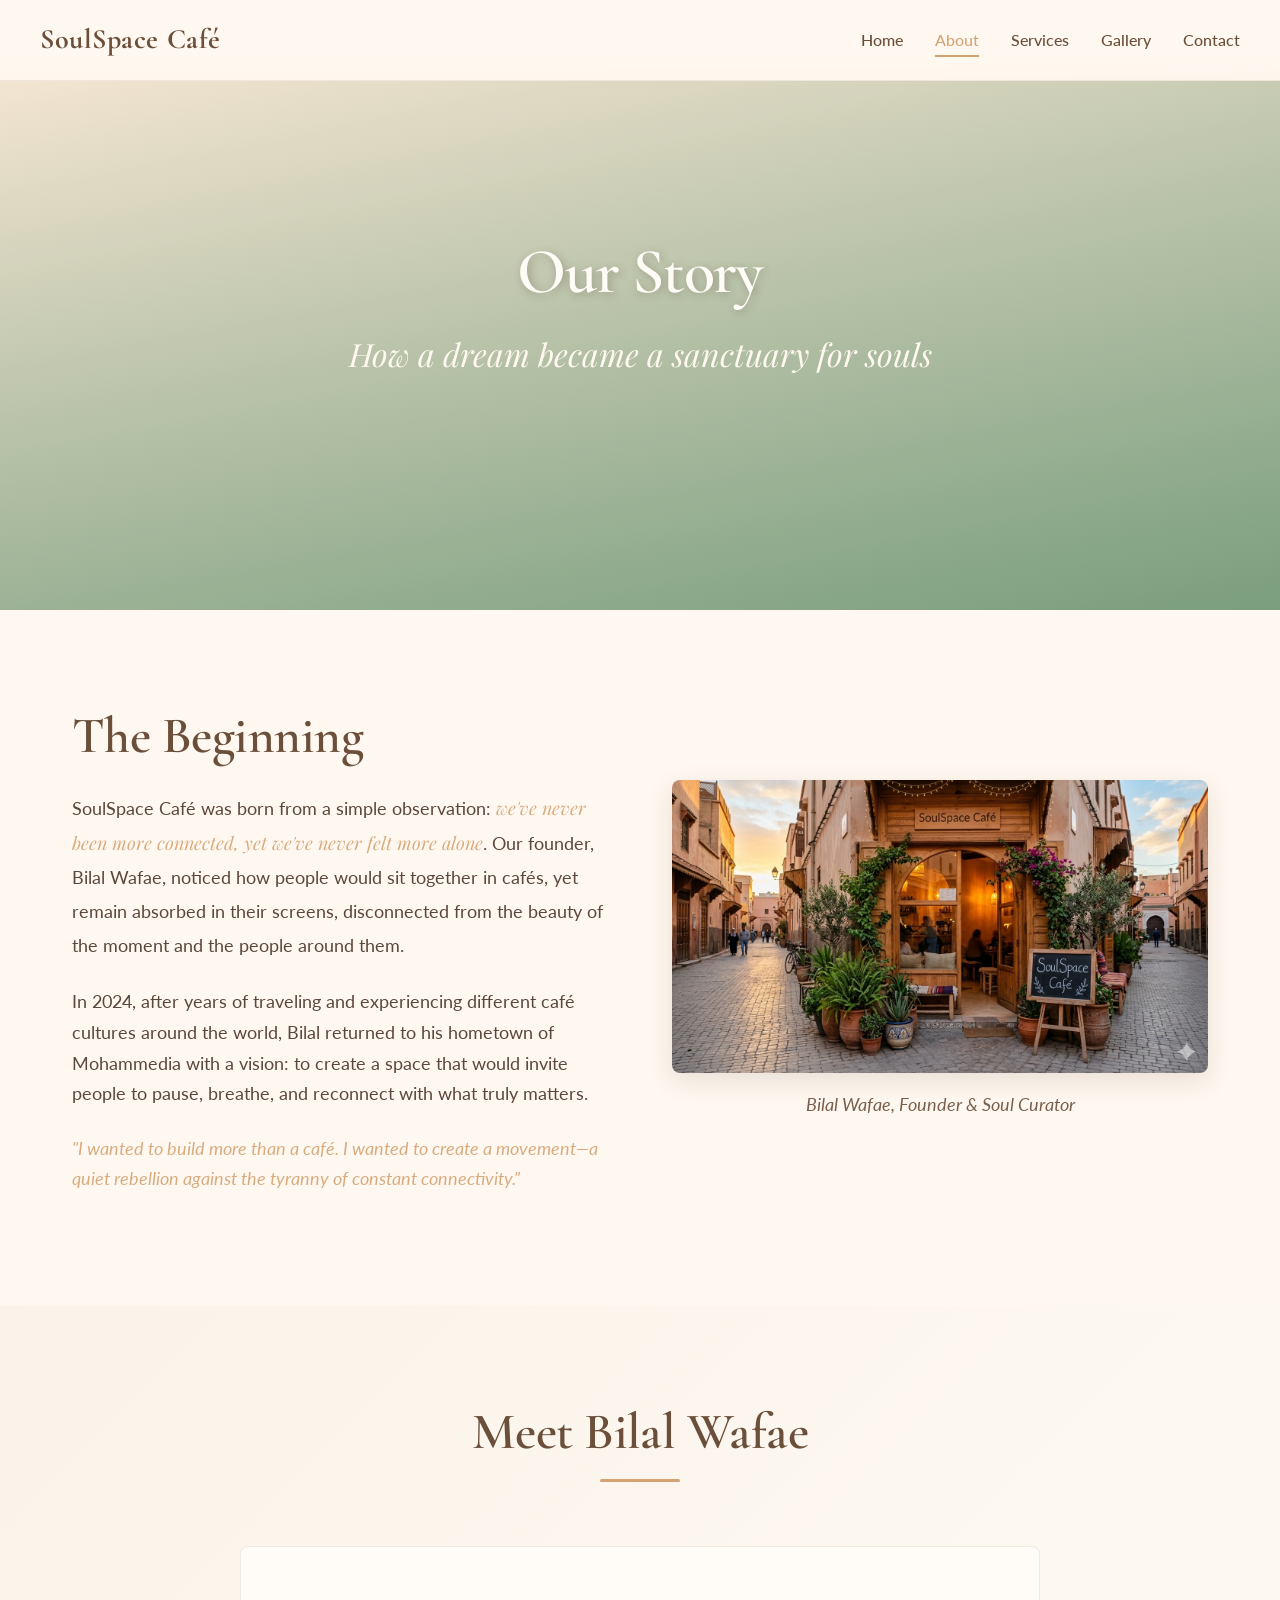
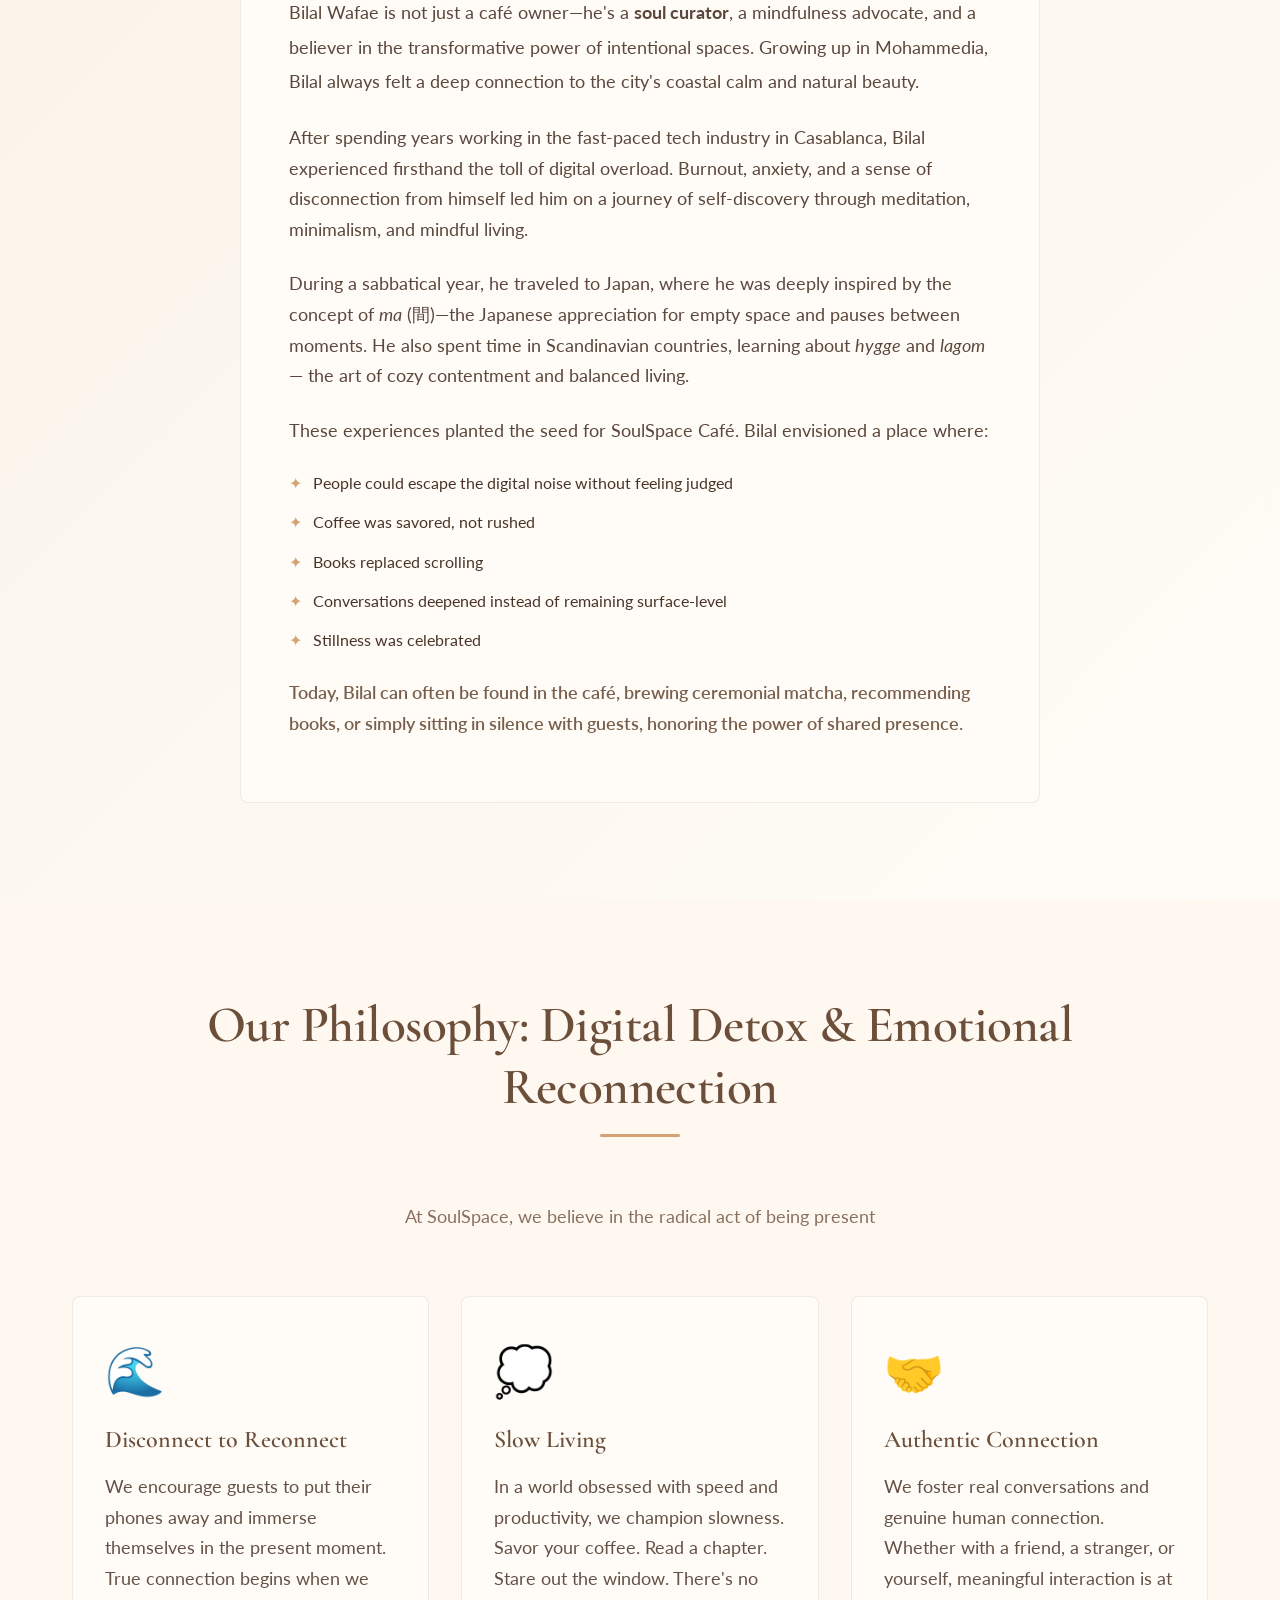
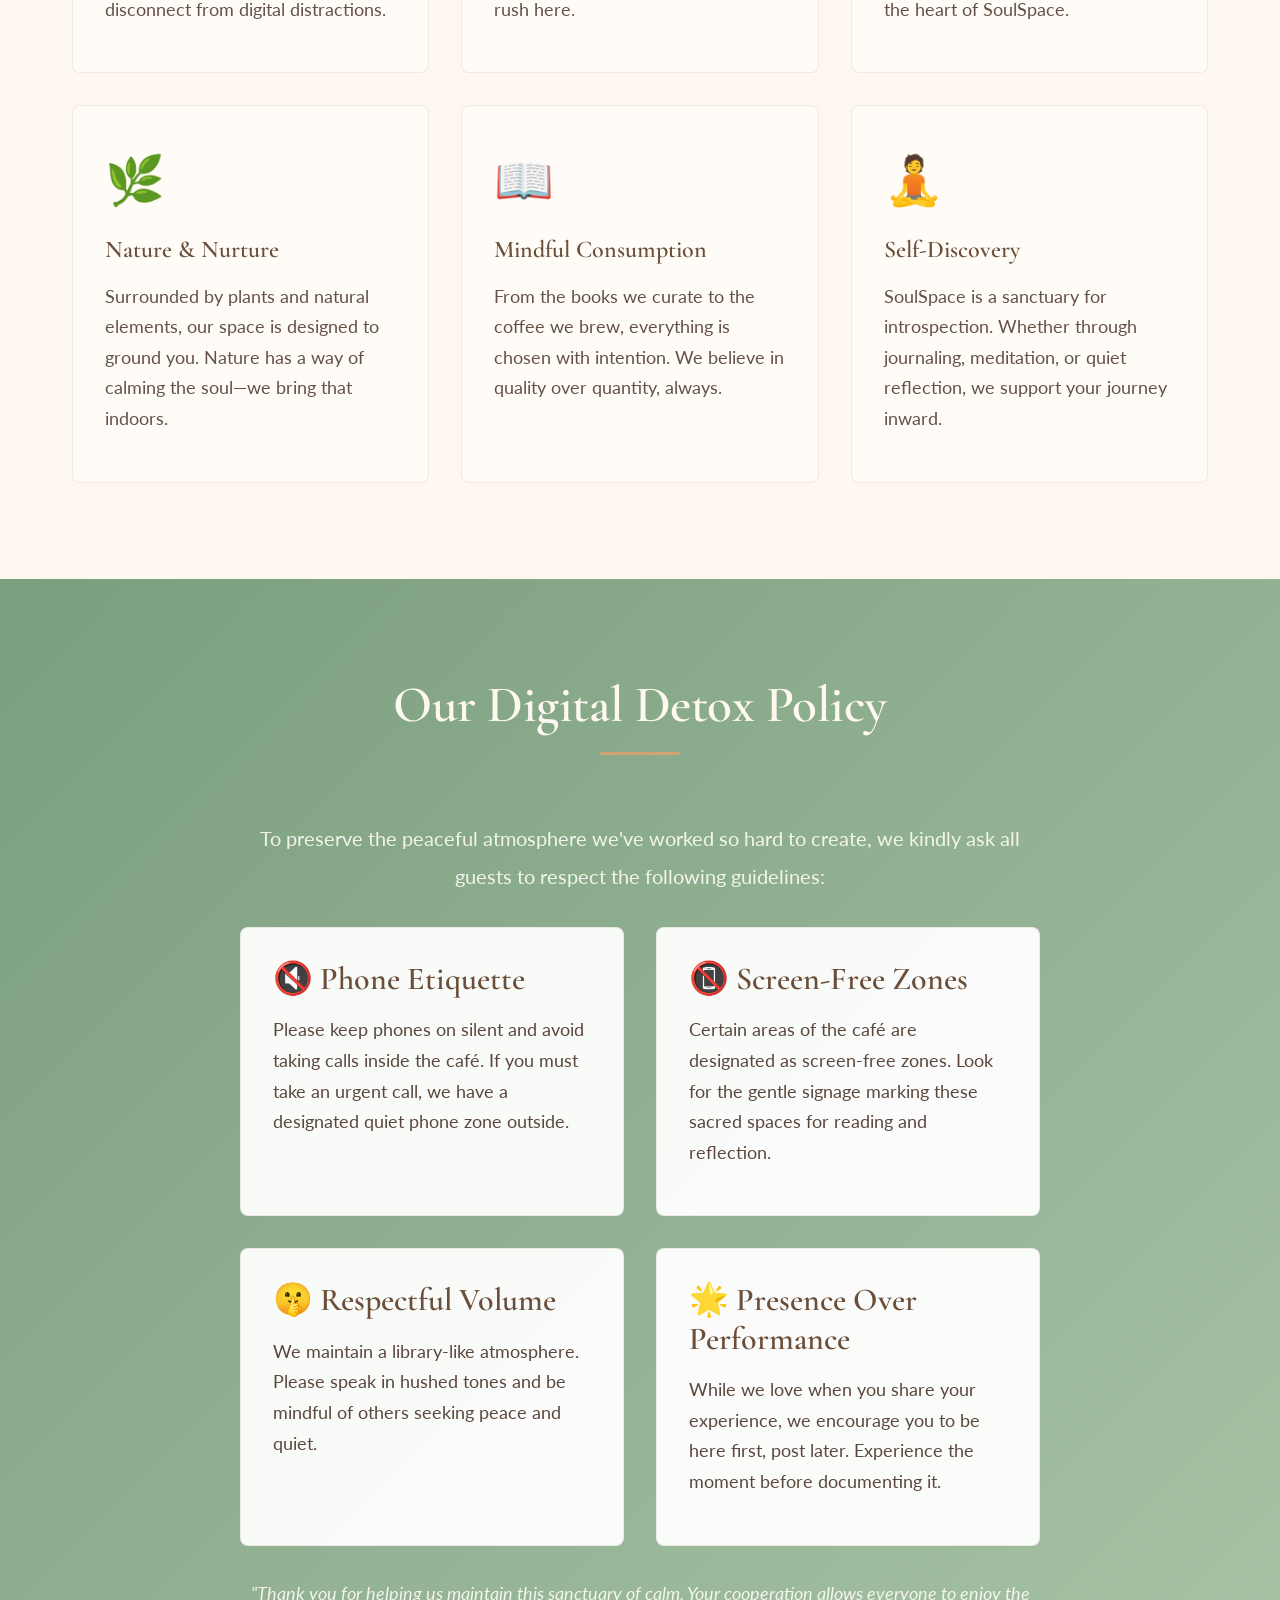
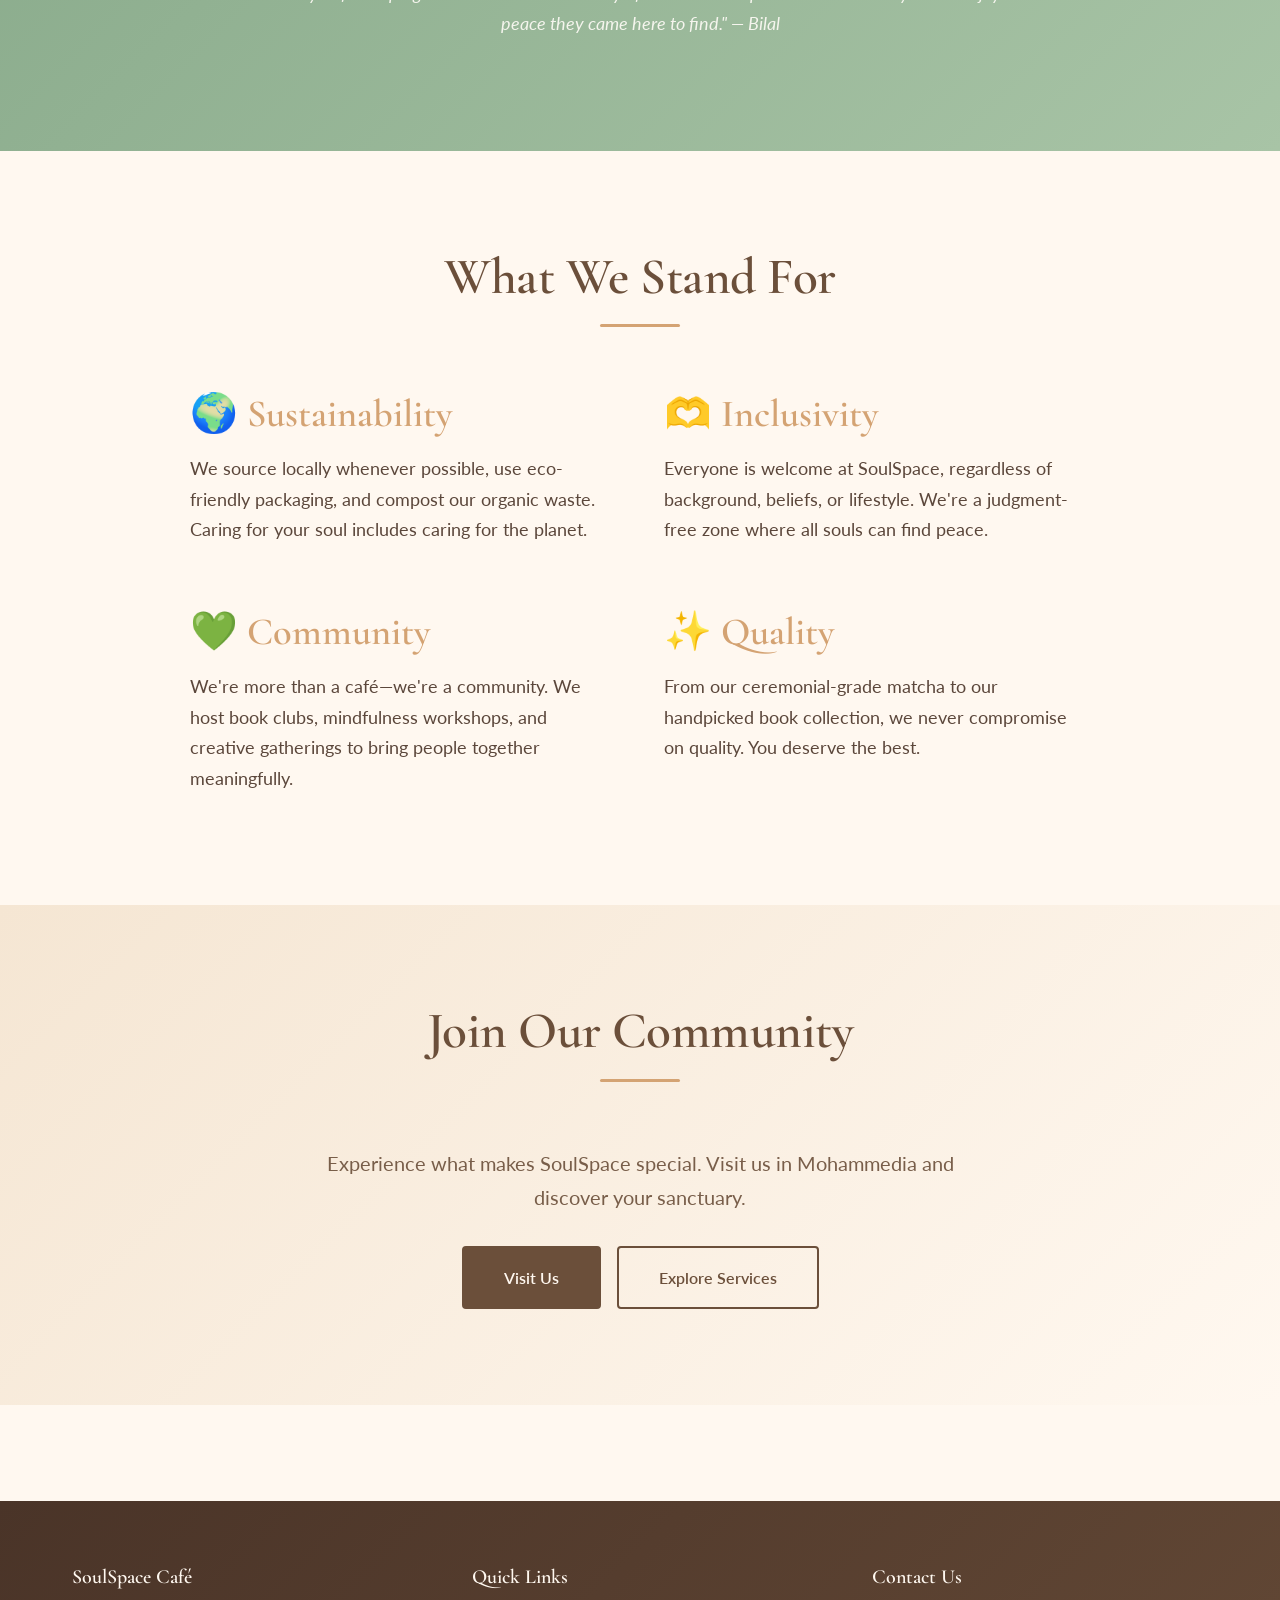
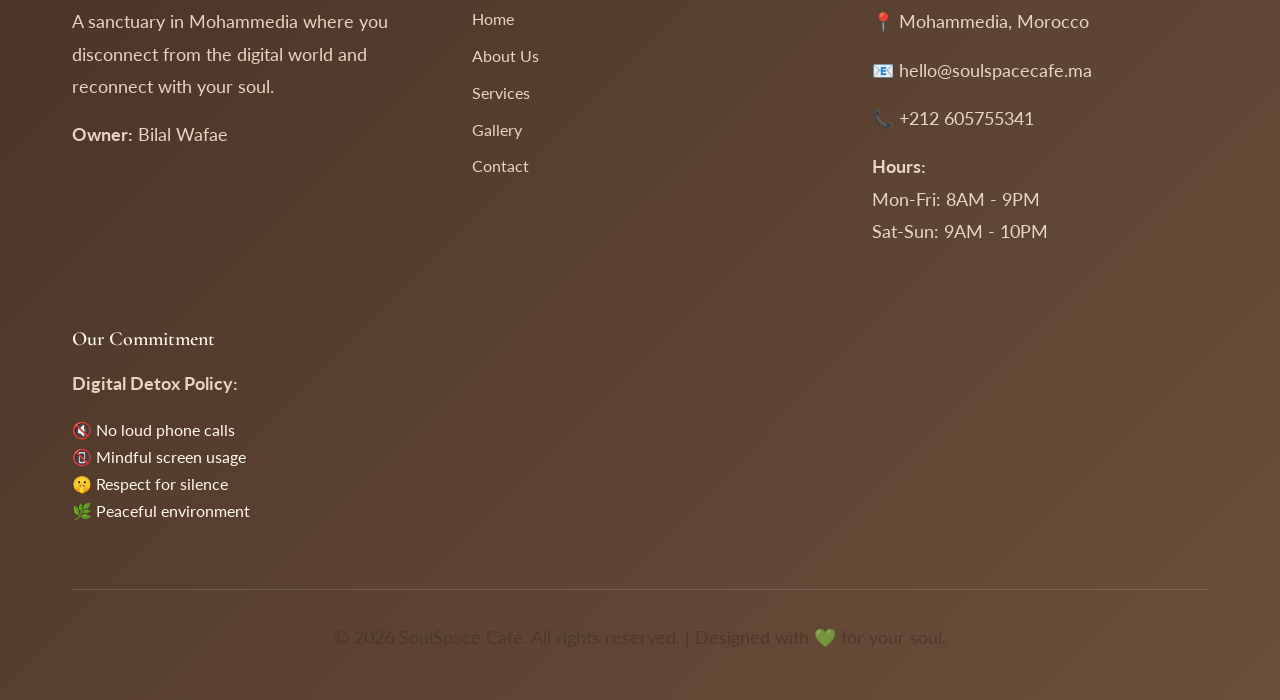
<file: about.html>
<!DOCTYPE html>
<html lang="en">

<head>
  <!-- Meta Tags -->
  <meta charset="UTF-8">
  <meta name="viewport" content="width=device-width, initial-scale=1.0">
  <meta http-equiv="X-UA-Compatible" content="IE=edge">

  <!-- SEO Meta Tags -->
  <title>About Us - SoulSpace Café | Our Story & Philosophy</title>
  <meta name="description"
    content="Learn about the story behind SoulSpace Café, founded by Bilal Wafae in Mohammedia. Discover our mission to create a digital detox sanctuary.">
  <meta name="keywords" content="about SoulSpace Café, Bilal Wafae, digital detox, café story, Mohammedia café">

  <!-- Open Graph Meta Tags -->
  <meta property="og:title" content="About SoulSpace Café - Our Story">
  <meta property="og:description"
    content="Discover the story behind SoulSpace Café and our mission to create a sanctuary for mindful living.">
  <meta property="og:type" content="website">

  <!-- Favicon -->
  <link rel="icon" type="image/png" href="favicon.png">

  <!-- Google Fonts -->
  <link rel="preconnect" href="https://fonts.googleapis.com">
  <link rel="preconnect" href="https://fonts.gstatic.com" crossorigin>
  <link
    href="https://fonts.googleapis.com/css2?family=Cormorant+Garamond:wght@400;600;700&family=Lato:wght@300;400;700&family=Playfair+Display:ital,wght@0,400;1,400&display=swap"
    rel="stylesheet">

  <!-- Stylesheet -->
  <link rel="stylesheet" href="styles.css">
</head>

<body>
  <!-- Navigation Bar -->
  <nav class="navbar" id="navbar">
    <div class="nav-container">
      <a href="index.html" class="logo">SoulSpace Café</a>

      <!-- Mobile Menu Toggle -->
      <button class="menu-toggle" id="menuToggle" aria-label="Toggle navigation menu">
        <span></span>
        <span></span>
        <span></span>
      </button>

      <!-- Navigation Links -->
      <ul class="nav-links" id="navLinks">
        <li><a href="index.html">Home</a></li>
        <li><a href="about.html" class="active">About</a></li>
        <li><a href="services.html">Services</a></li>
        <li><a href="gallery.html">Gallery</a></li>
        <li><a href="contact.html">Contact</a></li>
      </ul>
    </div>
  </nav>

  <!-- Page Header -->
  <section class="hero" style="height: 60vh; background: linear-gradient(135deg, var(--beige) 0%, var(--green) 100%);">
    <div class="hero-overlay"
      style="background: linear-gradient(to bottom, rgba(245, 230, 211, 0.5) 0%, rgba(122, 158, 126, 0.6) 100%);"></div>
    <div class="hero-content">
      <h1 class="hero-title" style="color: var(--warm-white); text-shadow: 2px 2px 8px rgba(74, 52, 40, 0.3);">Our Story
      </h1>
      <p class="hero-subtitle" style="color: var(--cream);">
        How a dream became a sanctuary for souls
      </p>
    </div>
  </section>

  <!-- The Beginning Section -->
  <section class="section">
    <div class="container">
      <div class="grid grid-2" style="align-items: center; gap: 4rem;">
        <!-- Story Text -->
        <div class="reveal">
          <h2 style="color: var(--brown); margin-bottom: 1.5rem;">The Beginning</h2>
          <p style="font-size: 1.125rem; line-height: 1.9;">
            SoulSpace Café was born from a simple observation: <span class="accent-text">we've never been
              more connected, yet we've never felt more alone</span>. Our founder, Bilal Wafae, noticed
            how people would sit together in cafés, yet remain absorbed in their screens, disconnected
            from the beauty of the moment and the people around them.
          </p>
          <p style="margin-top: 1.5rem;">
            In 2024, after years of traveling and experiencing different café cultures around the world,
            Bilal returned to his hometown of Mohammedia with a vision: to create a space that would
            invite people to pause, breathe, and reconnect with what truly matters.
          </p>
          <p style="margin-top: 1.5rem; font-style: italic; color: var(--terracotta);">
            "I wanted to build more than a café. I wanted to create a movement—a quiet rebellion
            against the tyranny of constant connectivity."
          </p>
        </div>

        <!-- Founder Image -->
        <div class="reveal" style="animation-delay: 0.2s;">
          <img src="bilal-wafae-founder.jpg" alt="Bilal Wafae, Founder of SoulSpace Café"
            class="img-responsive img-rounded img-shadow" loading="lazy">
          <p style="text-align: center; margin-top: 1rem; font-style: italic; color: var(--brown);">
            Bilal Wafae, Founder & Soul Curator
          </p>
        </div>
      </div>
    </div>
  </section>

  <!-- Meet the Founder Section -->
  <section class="section" style="background: linear-gradient(135deg, var(--soft-beige) 0%, var(--warm-white) 100%);">
    <div class="container">
      <h2 class="section-title">Meet Bilal Wafae</h2>

      <div style="max-width: 800px; margin: 0 auto;">
        <div class="card reveal" style="padding: 3rem;">
          <p style="font-size: 1.125rem; line-height: 1.9; margin-bottom: 1.5rem;">
            Bilal Wafae is not just a café owner—he's a <strong>soul curator</strong>, a mindfulness
            advocate, and a believer in the transformative power of intentional spaces. Growing up in
            Mohammedia, Bilal always felt a deep connection to the city's coastal calm and natural beauty.
          </p>

          <p style="margin-bottom: 1.5rem;">
            After spending years working in the fast-paced tech industry in Casablanca, Bilal experienced
            firsthand the toll of digital overload. Burnout, anxiety, and a sense of disconnection from
            himself led him on a journey of self-discovery through meditation, minimalism, and mindful living.
          </p>

          <p style="margin-bottom: 1.5rem;">
            During a sabbatical year, he traveled to Japan, where he was deeply inspired by the concept
            of <em>ma</em> (間)—the Japanese appreciation for empty space and pauses between moments.
            He also spent time in Scandinavian countries, learning about <em>hygge</em> and <em>lagom</em>—
            the art of cozy contentment and balanced living.
          </p>

          <p style="margin-bottom: 1.5rem;">
            These experiences planted the seed for SoulSpace Café. Bilal envisioned a place where:
          </p>

          <ul style="list-style: none; padding-left: 0; margin-bottom: 1.5rem;">
            <li style="margin-bottom: 0.75rem; padding-left: 1.5rem; position: relative;">
              <span style="position: absolute; left: 0; color: var(--terracotta);">✦</span>
              People could escape the digital noise without feeling judged
            </li>
            <li style="margin-bottom: 0.75rem; padding-left: 1.5rem; position: relative;">
              <span style="position: absolute; left: 0; color: var(--terracotta);">✦</span>
              Coffee was savored, not rushed
            </li>
            <li style="margin-bottom: 0.75rem; padding-left: 1.5rem; position: relative;">
              <span style="position: absolute; left: 0; color: var(--terracotta);">✦</span>
              Books replaced scrolling
            </li>
            <li style="margin-bottom: 0.75rem; padding-left: 1.5rem; position: relative;">
              <span style="position: absolute; left: 0; color: var(--terracotta);">✦</span>
              Conversations deepened instead of remaining surface-level
            </li>
            <li style="padding-left: 1.5rem; position: relative;">
              <span style="position: absolute; left: 0; color: var(--terracotta);">✦</span>
              Stillness was celebrated
            </li>
          </ul>

          <p style="font-size: 1.125rem; color: var(--brown); font-weight: 600;">
            Today, Bilal can often be found in the café, brewing ceremonial matcha, recommending books,
            or simply sitting in silence with guests, honoring the power of shared presence.
          </p>
        </div>
      </div>
    </div>
  </section>

  <!-- The Philosophy Section -->
  <section class="section">
    <div class="container">
      <h2 class="section-title">Our Philosophy: Digital Detox & Emotional Reconnection</h2>
      <p class="section-subtitle">
        At SoulSpace, we believe in the radical act of being present
      </p>

      <div class="grid grid-3" style="margin-top: 3rem;">
        <!-- Principle 1 -->
        <div class="card reveal">
          <div class="card-icon" style="font-size: 3rem;">🌊</div>
          <h3 class="card-title">Disconnect to Reconnect</h3>
          <p class="card-text">
            We encourage guests to put their phones away and immerse themselves in the present moment.
            True connection begins when we disconnect from digital distractions.
          </p>
        </div>

        <!-- Principle 2 -->
        <div class="card reveal" style="animation-delay: 0.1s;">
          <div class="card-icon" style="font-size: 3rem;">💭</div>
          <h3 class="card-title">Slow Living</h3>
          <p class="card-text">
            In a world obsessed with speed and productivity, we champion slowness. Savor your coffee.
            Read a chapter. Stare out the window. There's no rush here.
          </p>
        </div>

        <!-- Principle 3 -->
        <div class="card reveal" style="animation-delay: 0.2s;">
          <div class="card-icon" style="font-size: 3rem;">🤝</div>
          <h3 class="card-title">Authentic Connection</h3>
          <p class="card-text">
            We foster real conversations and genuine human connection. Whether with a friend, a stranger,
            or yourself, meaningful interaction is at the heart of SoulSpace.
          </p>
        </div>

        <!-- Principle 4 -->
        <div class="card reveal" style="animation-delay: 0.3s;">
          <div class="card-icon" style="font-size: 3rem;">🌿</div>
          <h3 class="card-title">Nature & Nurture</h3>
          <p class="card-text">
            Surrounded by plants and natural elements, our space is designed to ground you. Nature has
            a way of calming the soul—we bring that indoors.
          </p>
        </div>

        <!-- Principle 5 -->
        <div class="card reveal" style="animation-delay: 0.4s;">
          <div class="card-icon" style="font-size: 3rem;">📖</div>
          <h3 class="card-title">Mindful Consumption</h3>
          <p class="card-text">
            From the books we curate to the coffee we brew, everything is chosen with intention.
            We believe in quality over quantity, always.
          </p>
        </div>

        <!-- Principle 6 -->
        <div class="card reveal" style="animation-delay: 0.5s;">
          <div class="card-icon" style="font-size: 3rem;">🧘</div>
          <h3 class="card-title">Self-Discovery</h3>
          <p class="card-text">
            SoulSpace is a sanctuary for introspection. Whether through journaling, meditation, or quiet
            reflection, we support your journey inward.
          </p>
        </div>
      </div>
    </div>
  </section>

  <!-- Digital Detox Policy Section -->
  <section class="section"
    style="background: linear-gradient(135deg, var(--green) 0%, var(--light-green) 100%); color: var(--cream);">
    <div class="container">
      <div style="max-width: 800px; margin: 0 auto; text-align: center;">
        <h2 class="section-title" style="color: var(--cream);">Our Digital Detox Policy</h2>
        <p style="font-size: 1.25rem; line-height: 1.9; margin-bottom: 2rem; color: var(--warm-white);">
          To preserve the peaceful atmosphere we've worked so hard to create, we kindly ask all guests
          to respect the following guidelines:
        </p>

        <div class="grid grid-2" style="gap: 2rem; text-align: left; margin-top: 2rem;">
          <div class="card" style="background: rgba(255, 255, 255, 0.95);">
            <h4 style="color: var(--brown); margin-bottom: 1rem;">🔇 Phone Etiquette</h4>
            <p style="color: var(--dark-brown);">
              Please keep phones on silent and avoid taking calls inside the café. If you must take
              an urgent call, we have a designated quiet phone zone outside.
            </p>
          </div>

          <div class="card" style="background: rgba(255, 255, 255, 0.95);">
            <h4 style="color: var(--brown); margin-bottom: 1rem;">📵 Screen-Free Zones</h4>
            <p style="color: var(--dark-brown);">
              Certain areas of the café are designated as screen-free zones. Look for the gentle signage
              marking these sacred spaces for reading and reflection.
            </p>
          </div>

          <div class="card" style="background: rgba(255, 255, 255, 0.95);">
            <h4 style="color: var(--brown); margin-bottom: 1rem;">🤫 Respectful Volume</h4>
            <p style="color: var(--dark-brown);">
              We maintain a library-like atmosphere. Please speak in hushed tones and be mindful of
              others seeking peace and quiet.
            </p>
          </div>

          <div class="card" style="background: rgba(255, 255, 255, 0.95);">
            <h4 style="color: var(--brown); margin-bottom: 1rem;">🌟 Presence Over Performance</h4>
            <p style="color: var(--dark-brown);">
              While we love when you share your experience, we encourage you to be here first,
              post later. Experience the moment before documenting it.
            </p>
          </div>
        </div>

        <p style="font-size: 1.125rem; margin-top: 2rem; font-style: italic; color: var(--warm-white);">
          "Thank you for helping us maintain this sanctuary of calm. Your cooperation allows everyone
          to enjoy the peace they came here to find." — Bilal
        </p>
      </div>
    </div>
  </section>

  <!-- Our Values Section -->
  <section class="section">
    <div class="container">
      <h2 class="section-title">What We Stand For</h2>

      <div style="max-width: 900px; margin: 0 auto;">
        <div class="grid grid-2" style="gap: 3rem; margin-top: 2rem;">
          <div class="reveal">
            <h3 style="color: var(--terracotta); margin-bottom: 1rem;">🌍 Sustainability</h3>
            <p>
              We source locally whenever possible, use eco-friendly packaging, and compost our organic waste.
              Caring for your soul includes caring for the planet.
            </p>
          </div>

          <div class="reveal" style="animation-delay: 0.1s;">
            <h3 style="color: var(--terracotta); margin-bottom: 1rem;">🫶 Inclusivity</h3>
            <p>
              Everyone is welcome at SoulSpace, regardless of background, beliefs, or lifestyle.
              We're a judgment-free zone where all souls can find peace.
            </p>
          </div>

          <div class="reveal" style="animation-delay: 0.2s;">
            <h3 style="color: var(--terracotta); margin-bottom: 1rem;">💚 Community</h3>
            <p>
              We're more than a café—we're a community. We host book clubs, mindfulness workshops,
              and creative gatherings to bring people together meaningfully.
            </p>
          </div>

          <div class="reveal" style="animation-delay: 0.3s;">
            <h3 style="color: var(--terracotta); margin-bottom: 1rem;">✨ Quality</h3>
            <p>
              From our ceremonial-grade matcha to our handpicked book collection, we never compromise
              on quality. You deserve the best.
            </p>
          </div>
        </div>
      </div>
    </div>
  </section>

  <!-- Call to Action -->
  <section class="section" style="background: linear-gradient(135deg, var(--beige) 0%, var(--cream) 100%);">
    <div class="container" style="text-align: center;">
      <h2 class="section-title">Join Our Community</h2>
      <p style="font-size: 1.25rem; max-width: 700px; margin: 0 auto 2rem; color: var(--brown);">
        Experience what makes SoulSpace special. Visit us in Mohammedia and discover your sanctuary.
      </p>
      <div style="display: flex; gap: 1rem; justify-content: center; flex-wrap: wrap;">
        <a href="contact.html" class="btn btn-primary">Visit Us</a>
        <a href="services.html" class="btn btn-secondary">Explore Services</a>
      </div>
    </div>
  </section>

  <!-- Footer -->
  <footer class="footer">
    <div class="container">
      <div class="footer-content">
        <!-- About Section -->
        <div class="footer-section">
          <h3>SoulSpace Café</h3>
          <p>
            A sanctuary in Mohammedia where you disconnect from the digital world
            and reconnect with your soul.
          </p>
          <p style="margin-top: 1rem;">
            <strong>Owner:</strong> Bilal Wafae
          </p>
        </div>

        <!-- Quick Links -->
        <div class="footer-section">
          <h3>Quick Links</h3>
          <ul class="footer-links">
            <li><a href="index.html">Home</a></li>
            <li><a href="about.html">About Us</a></li>
            <li><a href="services.html">Services</a></li>
            <li><a href="gallery.html">Gallery</a></li>
            <li><a href="contact.html">Contact</a></li>
          </ul>
        </div>

        <!-- Contact Info -->
        <div class="footer-section">
          <h3>Contact Us</h3>
          <p>📍 Mohammedia, Morocco</p>
          <p>📧 hello@soulspacecafe.ma</p>
          <p>📞 +212 605755341</p>
          <p style="margin-top: 1rem;">
            <strong>Hours:</strong><br>
            Mon-Fri: 8AM - 9PM<br>
            Sat-Sun: 9AM - 10PM
          </p>
        </div>

        <!-- Digital Detox Policy -->
        <div class="footer-section">
          <h3>Our Commitment</h3>
          <p><strong>Digital Detox Policy:</strong></p>
          <ul style="list-style: none; margin-top: 0.5rem;">
            <li>🔇 No loud phone calls</li>
            <li>📵 Mindful screen usage</li>
            <li>🤫 Respect for silence</li>
            <li>🌿 Peaceful environment</li>
          </ul>
        </div>
      </div>

      <div class="footer-bottom">
        <p>&copy; 2026 SoulSpace Café. All rights reserved. | Designed with 💚 for your soul.</p>
      </div>
    </div>
  </footer>

  <!-- JavaScript -->
  <script>
    // Mobile Menu Toggle
    const menuToggle = document.getElementById('menuToggle');
    const navLinks = document.getElementById('navLinks');

    menuToggle.addEventListener('click', () => {
      navLinks.classList.toggle('active');
    });

    // Navbar scroll effect
    const navbar = document.getElementById('navbar');
    window.addEventListener('scroll', () => {
      if (window.scrollY > 50) {
        navbar.classList.add('scrolled');
      } else {
        navbar.classList.remove('scrolled');
      }
    });

    // Scroll reveal animation
    const revealElements = document.querySelectorAll('.reveal');

    const revealOnScroll = () => {
      const windowHeight = window.innerHeight;

      revealElements.forEach(element => {
        const elementTop = element.getBoundingClientRect().top;
        const revealPoint = 100;

        if (elementTop < windowHeight - revealPoint) {
          element.classList.add('active');
        }
      });
    };

    window.addEventListener('scroll', revealOnScroll);
    revealOnScroll(); // Initial check on page load
  </script>
</body>

</html>
</file>
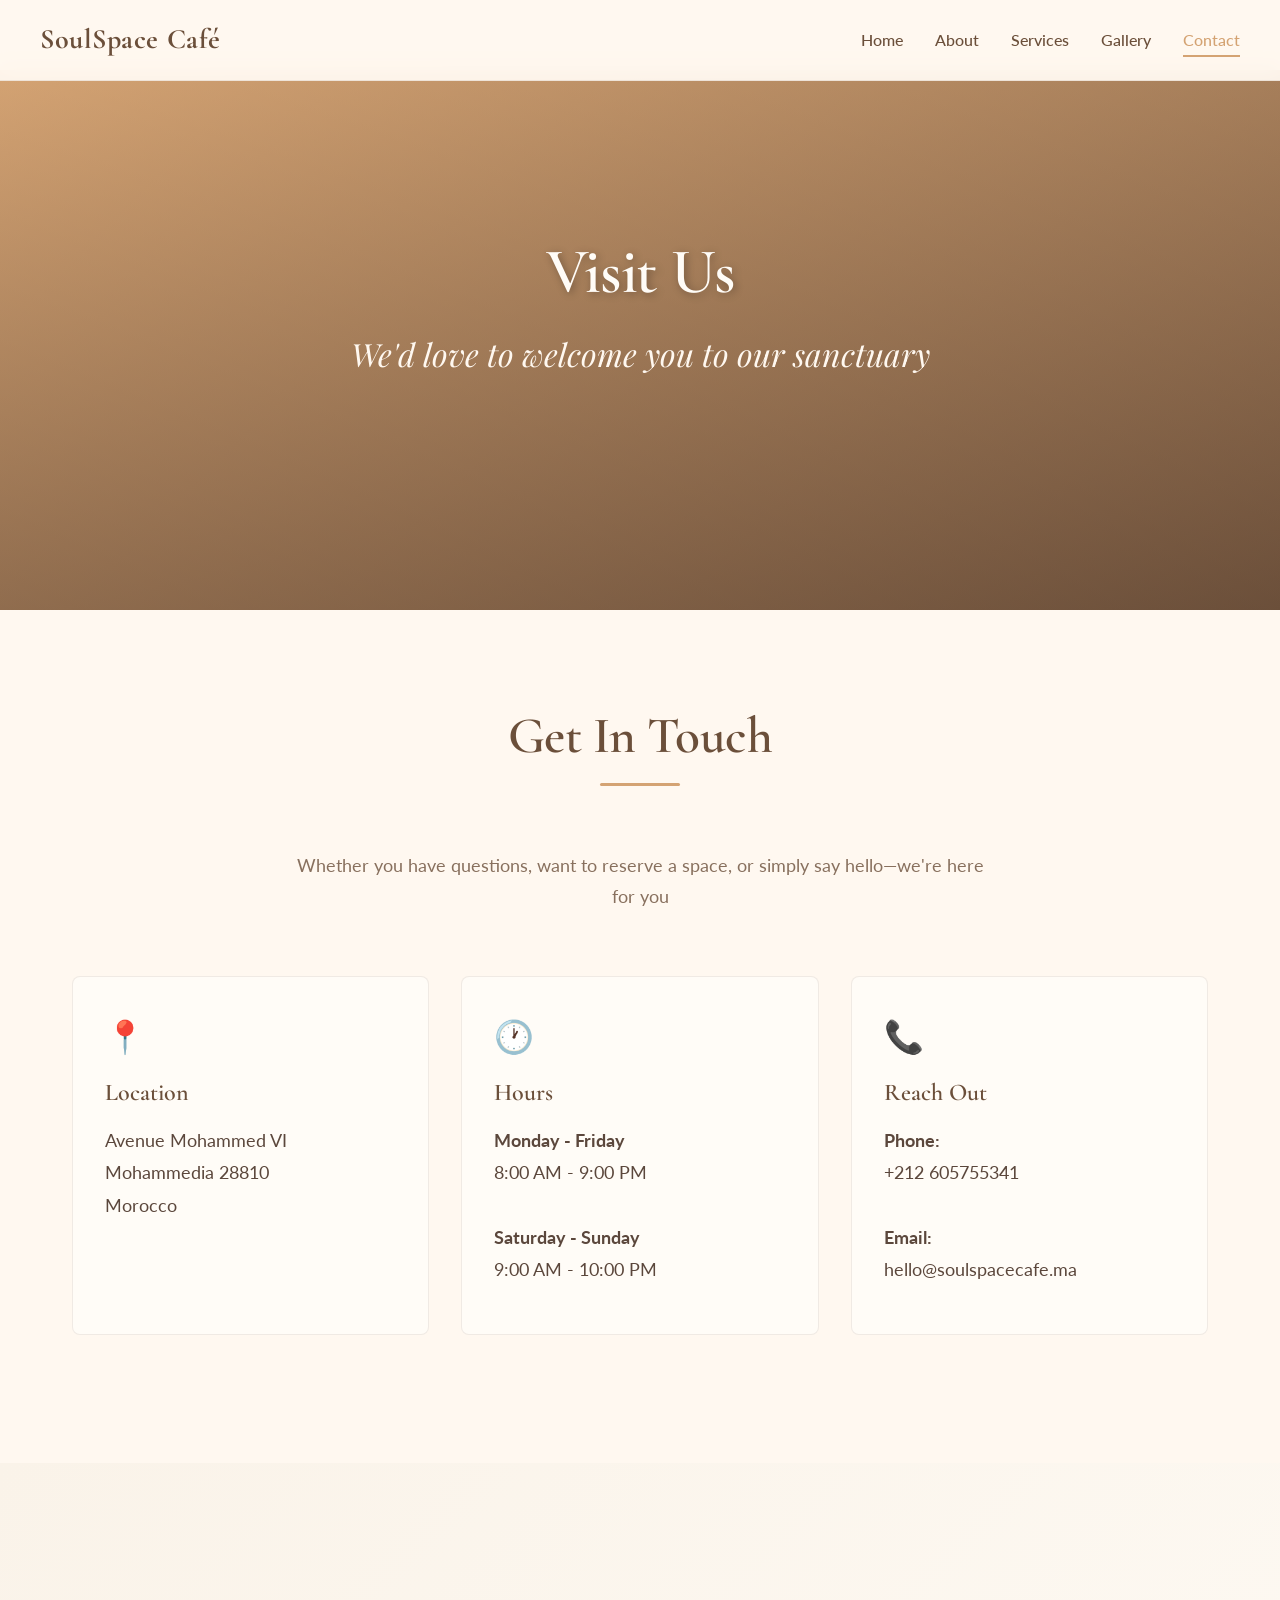
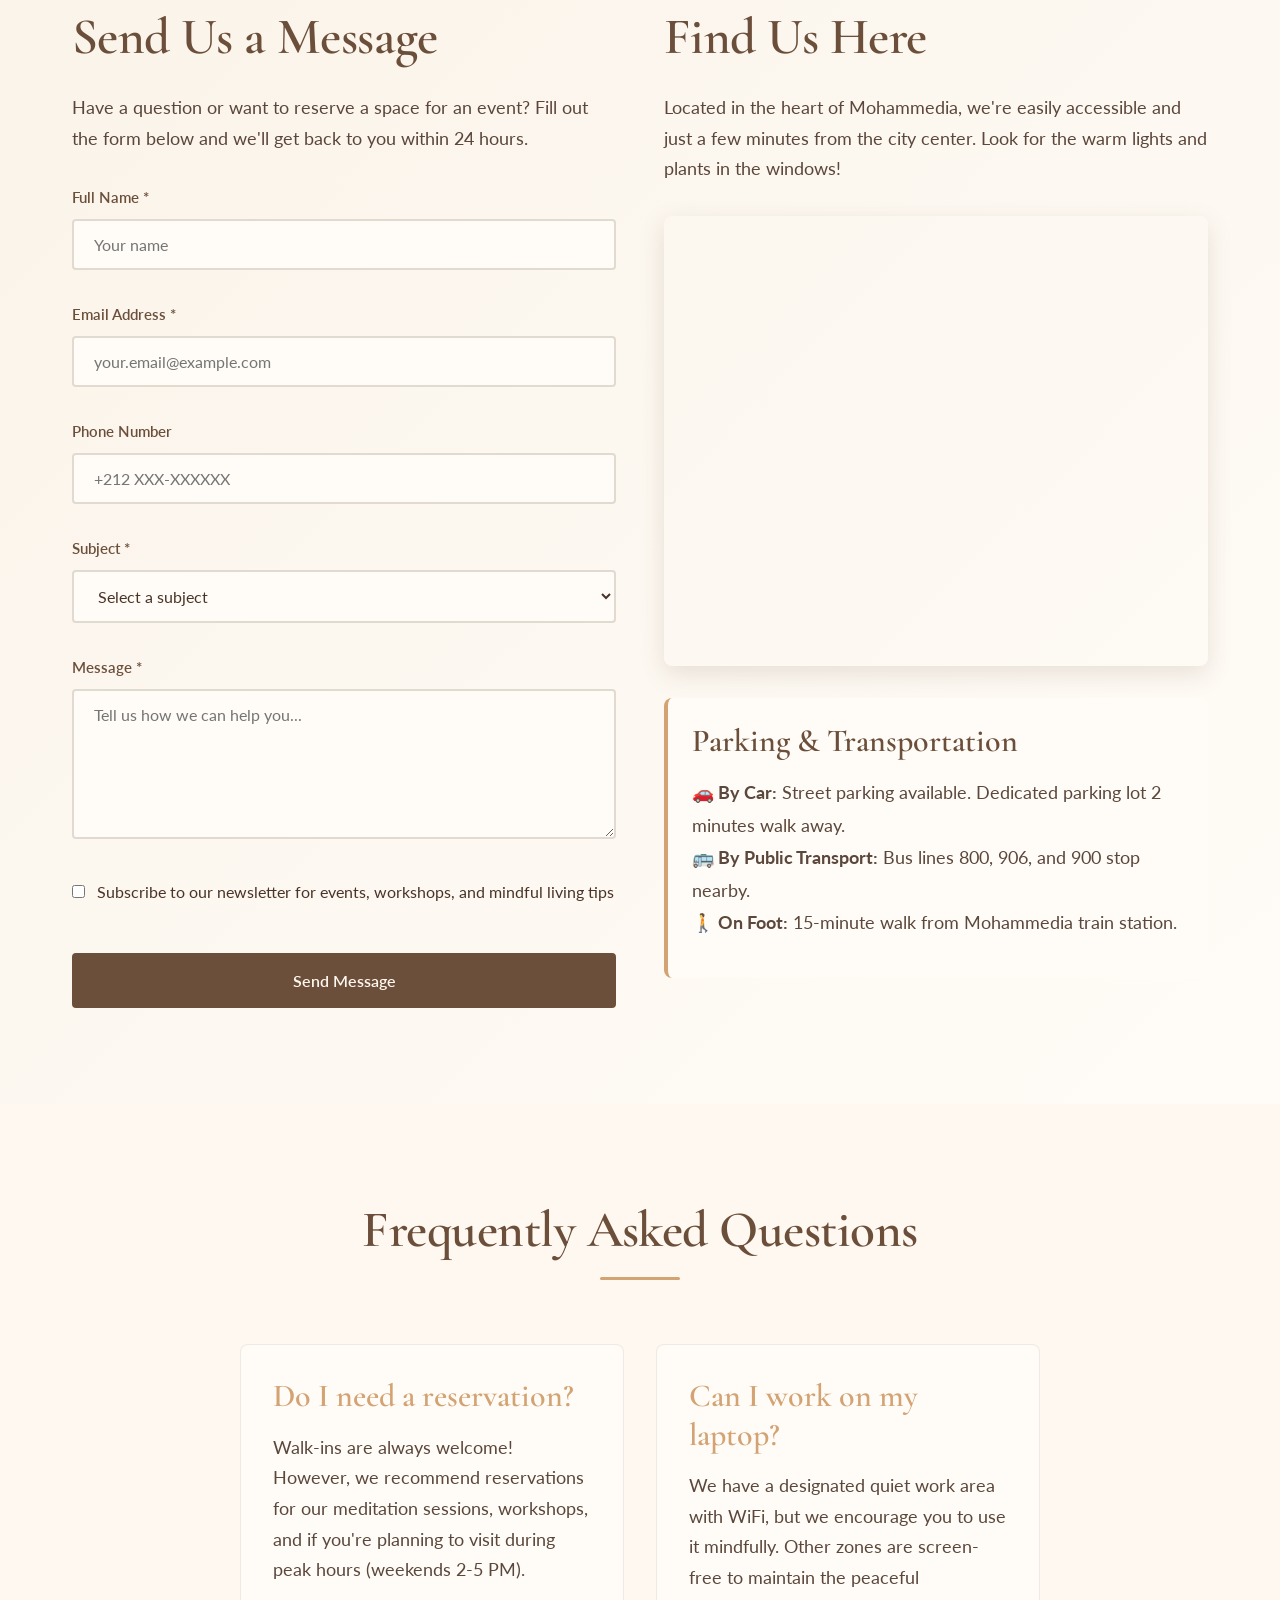
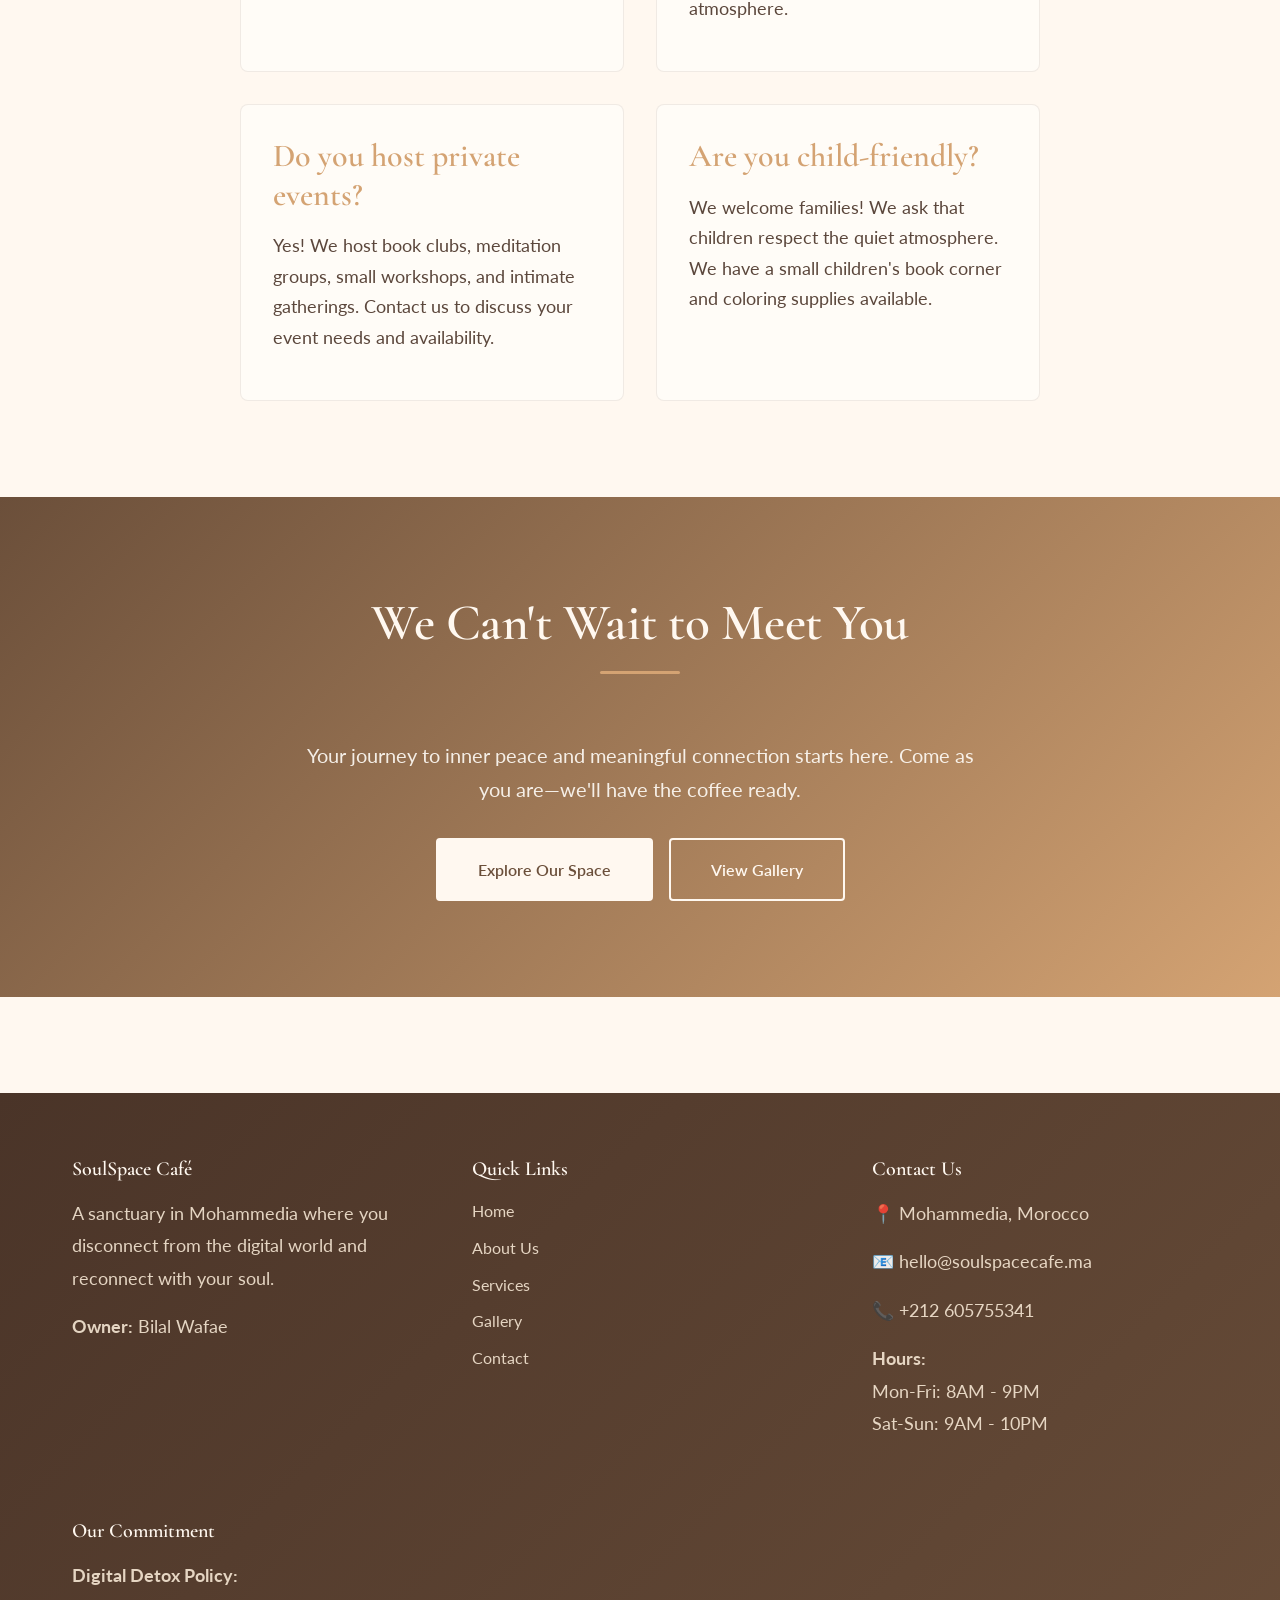
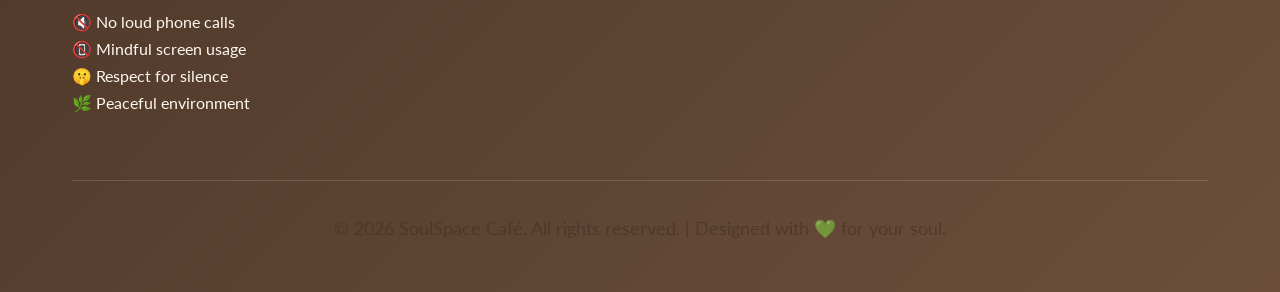
<file: contact.html>
<!DOCTYPE html>
<html lang="en">

<head>
  <!-- Meta Tags -->
  <meta charset="UTF-8">
  <meta name="viewport" content="width=device-width, initial-scale=1.0">
  <meta http-equiv="X-UA-Compatible" content="IE=edge">

  <!-- SEO Meta Tags -->
  <title>Contact Us - SoulSpace Café | Visit Us in Mohammedia</title>
  <meta name="description"
    content="Visit SoulSpace Café in Mohammedia, Morocco. Get directions, hours, and contact information. We'd love to welcome you.">
  <meta name="keywords" content="contact, location, Mohammedia café, directions, hours, phone, email">

  <!-- Open Graph Meta Tags -->
  <meta property="og:title" content="Contact SoulSpace Café">
  <meta property="og:description" content="Find us in Mohammedia and experience peaceful moments in our cozy café.">
  <meta property="og:type" content="website">

  <!-- Favicon -->
  <link rel="icon" type="image/png" href="favicon.png">

  <!-- Google Fonts -->
  <link rel="preconnect" href="https://fonts.googleapis.com">
  <link rel="preconnect" href="https://fonts.gstatic.com" crossorigin>
  <link
    href="https://fonts.googleapis.com/css2?family=Cormorant+Garamond:wght@400;600;700&family=Lato:wght@300;400;700&family=Playfair+Display:ital,wght@0,400;1,400&display=swap"
    rel="stylesheet">

  <!-- Stylesheet -->
  <link rel="stylesheet" href="styles.css">

  <!-- Additional Contact Page Styles -->
  <style>
    /* Contact Grid Layout */
    .contact-container {
      display: grid;
      grid-template-columns: 1fr 1fr;
      gap: 3rem;
      margin-top: 3rem;
    }

    .map-container {
      border-radius: 8px;
      overflow: hidden;
      box-shadow: 0 8px 25px rgba(107, 79, 58, 0.15);
      height: 450px;
    }

    .map-container iframe {
      width: 100%;
      height: 100%;
      border: none;
    }

    .contact-info-card {
      background: var(--warm-white);
      padding: 2rem;
      border-radius: 8px;
      border: 1px solid rgba(107, 79, 58, 0.1);
      margin-bottom: 2rem;
      transition: var(--transition);
    }

    .contact-info-card:hover {
      transform: translateY(-3px);
      box-shadow: 0 8px 20px rgba(107, 79, 58, 0.1);
    }

    .contact-icon {
      font-size: 2rem;
      color: var(--terracotta);
      margin-bottom: 1rem;
    }

    .contact-title {
      font-family: var(--font-display);
      color: var(--brown);
      font-size: 1.5rem;
      margin-bottom: 1rem;
    }

    .form-success-message {
      display: none;
      padding: 1.5rem;
      background: linear-gradient(135deg, var(--green), var(--light-green));
      color: var(--cream);
      border-radius: 8px;
      margin-bottom: 2rem;
      text-align: center;
      font-size: 1.125rem;
    }

    .form-success-message.show {
      display: block;
      animation: fadeInUp 0.5s ease;
    }

    /* Responsive adjustments */
    @media (max-width: 768px) {
      .contact-container {
        grid-template-columns: 1fr;
      }
    }
  </style>
</head>

<body>
  <!-- Navigation Bar -->
  <nav class="navbar" id="navbar">
    <div class="nav-container">
      <a href="index.html" class="logo">SoulSpace Café</a>

      <!-- Mobile Menu Toggle -->
      <button class="menu-toggle" id="menuToggle" aria-label="Toggle navigation menu">
        <span></span>
        <span></span>
        <span></span>
      </button>

      <!-- Navigation Links -->
      <ul class="nav-links" id="navLinks">
        <li><a href="index.html">Home</a></li>
        <li><a href="about.html">About</a></li>
        <li><a href="services.html">Services</a></li>
        <li><a href="gallery.html">Gallery</a></li>
        <li><a href="contact.html" class="active">Contact</a></li>
      </ul>
    </div>
  </nav>

  <!-- Page Header -->
  <section class="hero"
    style="height: 60vh; background: linear-gradient(135deg, var(--terracotta) 0%, var(--brown) 100%);">
    <div class="hero-overlay"
      style="background: linear-gradient(to bottom, rgba(212, 163, 115, 0.4) 0%, rgba(107, 79, 58, 0.5) 100%);"></div>
    <div class="hero-content">
      <h1 class="hero-title" style="color: var(--warm-white); text-shadow: 2px 2px 8px rgba(0, 0, 0, 0.3);">Visit Us
      </h1>
      <p class="hero-subtitle" style="color: var(--cream);">
        We'd love to welcome you to our sanctuary
      </p>
    </div>
  </section>

  <!-- Contact Information Cards -->
  <section class="section">
    <div class="container">
      <h2 class="section-title">Get In Touch</h2>
      <p class="section-subtitle">
        Whether you have questions, want to reserve a space, or simply say hello—we're here for you
      </p>

      <div class="grid grid-3" style="margin-top: 3rem;">
        <!-- Location Card -->
        <div class="contact-info-card reveal">
          <div class="contact-icon">📍</div>
          <h3 class="contact-title">Location</h3>
          <p style="color: var(--dark-brown); line-height: 1.8;">
            Avenue Mohammed VI<br>
            Mohammedia 28810<br>
            Morocco
          </p>
        </div>

        <!-- Hours Card -->
        <div class="contact-info-card reveal" style="animation-delay: 0.1s;">
          <div class="contact-icon">🕐</div>
          <h3 class="contact-title">Hours</h3>
          <p style="color: var(--dark-brown); line-height: 1.8;">
            <strong>Monday - Friday</strong><br>
            8:00 AM - 9:00 PM<br><br>
            <strong>Saturday - Sunday</strong><br>
            9:00 AM - 10:00 PM
          </p>
        </div>

        <!-- Contact Card -->
        <div class="contact-info-card reveal" style="animation-delay: 0.2s;">
          <div class="contact-icon">📞</div>
          <h3 class="contact-title">Reach Out</h3>
          <p style="color: var(--dark-brown); line-height: 1.8;">
            <strong>Phone:</strong><br>
            +212 605755341<br><br>
            <strong>Email:</strong><br>
            hello@soulspacecafe.ma
          </p>
        </div>
      </div>
    </div>
  </section>

  <!-- Map and Contact Form Section -->
  <section class="section" style="background: linear-gradient(135deg, var(--soft-beige) 0%, var(--warm-white) 100%);">
    <div class="container">
      <div class="contact-container">

        <!-- Contact Form -->
        <div class="reveal">
          <h2 style="color: var(--brown); margin-bottom: 1.5rem; font-family: var(--font-display);">
            Send Us a Message
          </h2>
          <p style="margin-bottom: 2rem; color: var(--dark-brown);">
            Have a question or want to reserve a space for an event? Fill out the form below and we'll
            get back to you within 24 hours.
          </p>

          <!-- Success Message -->
          <div class="form-success-message" id="successMessage">
            ✨ Thank you for reaching out! We'll respond to your message soon.
          </div>

          <!-- Contact Form -->
          <form id="contactForm">
            <!-- Name Field -->
            <div class="form-group">
              <label for="name" class="form-label">Full Name *</label>
              <input type="text" id="name" name="name" class="form-input" placeholder="Your name" required>
            </div>

            <!-- Email Field -->
            <div class="form-group">
              <label for="email" class="form-label">Email Address *</label>
              <input type="email" id="email" name="email" class="form-input" placeholder="your.email@example.com"
                required>
            </div>

            <!-- Phone Field -->
            <div class="form-group">
              <label for="phone" class="form-label">Phone Number</label>
              <input type="tel" id="phone" name="phone" class="form-input" placeholder="+212 XXX-XXXXXX">
            </div>

            <!-- Subject Field -->
            <div class="form-group">
              <label for="subject" class="form-label">Subject *</label>
              <select id="subject" name="subject" class="form-select" required>
                <option value="">Select a subject</option>
                <option value="general">General Inquiry</option>
                <option value="reservation">Space Reservation</option>
                <option value="event">Private Event</option>
                <option value="workshop">Workshop Information</option>
                <option value="feedback">Feedback</option>
                <option value="partnership">Partnership Opportunity</option>
                <option value="other">Other</option>
              </select>
            </div>

            <!-- Message Field -->
            <div class="form-group">
              <label for="message" class="form-label">Message *</label>
              <textarea id="message" name="message" class="form-textarea" placeholder="Tell us how we can help you..."
                required></textarea>
            </div>

            <!-- Newsletter Checkbox -->
            <div class="form-group" style="display: flex; align-items: center; gap: 0.75rem;">
              <input type="checkbox" id="newsletter" name="newsletter" style="width: auto; margin: 0;">
              <label for="newsletter" style="margin: 0; font-weight: 400;">
                Subscribe to our newsletter for events, workshops, and mindful living tips
              </label>
            </div>

            <!-- Submit Button -->
            <button type="submit" class="btn btn-primary" style="width: 100%; margin-top: 1rem;">
              Send Message
            </button>
          </form>
        </div>

        <!-- Google Maps -->
        <div class="reveal" style="animation-delay: 0.2s;">
          <h2 style="color: var(--brown); margin-bottom: 1.5rem; font-family: var(--font-display);">
            Find Us Here
          </h2>
          <p style="margin-bottom: 2rem; color: var(--dark-brown);">
            Located in the heart of Mohammedia, we're easily accessible and just a few minutes from
            the city center. Look for the warm lights and plants in the windows!
          </p>

          <div class="map-container">
            <!-- Google Maps iframe for Mohammedia, Morocco -->
            <iframe
              src="https://www.google.com/maps/embed?pb=!1m18!1m12!1m3!1d106258.72836890842!2d-7.459651849999999!3d33.6866394!2m3!1f0!2f0!3f0!3m2!1i1024!2i768!4f13.1!3m3!1m2!1s0xda7cd6e27d88a35%3A0x20e94a97f2f2c14!2sMohammedia%2C%20Morocco!5e0!3m2!1sen!2sus!4v1234567890123!5m2!1sen!2sus"
              allowfullscreen="" loading="lazy" referrerpolicy="no-referrer-when-downgrade"
              title="SoulSpace Café Location in Mohammedia, Morocco">
            </iframe>
          </div>

          <!-- Directions Info -->
          <div
            style="margin-top: 2rem; padding: 1.5rem; background: var(--warm-white); border-radius: 8px; border-left: 4px solid var(--terracotta);">
            <h4 style="color: var(--brown); margin-bottom: 1rem;">Parking & Transportation</h4>
            <p style="color: var(--dark-brown); line-height: 1.8;">
              <strong>🚗 By Car:</strong> Street parking available. Dedicated parking lot 2 minutes walk away.<br>
              <strong>🚌 By Public Transport:</strong> Bus lines 800, 906, and 900 stop nearby.<br>
              <strong>🚶 On Foot:</strong> 15-minute walk from Mohammedia train station.
            </p>
          </div>
        </div>

      </div>
    </div>
  </section>

  <!-- FAQ Section -->
  <section class="section">
    <div class="container">
      <h2 class="section-title">Frequently Asked Questions</h2>

      <div style="max-width: 800px; margin: 0 auto;">
        <div class="grid grid-2" style="gap: 2rem; margin-top: 2rem;">

          <!-- FAQ 1 -->
          <div class="card reveal">
            <h4 style="color: var(--terracotta); margin-bottom: 1rem;">Do I need a reservation?</h4>
            <p style="color: var(--dark-brown);">
              Walk-ins are always welcome! However, we recommend reservations for our meditation sessions,
              workshops, and if you're planning to visit during peak hours (weekends 2-5 PM).
            </p>
          </div>

          <!-- FAQ 2 -->
          <div class="card reveal" style="animation-delay: 0.1s;">
            <h4 style="color: var(--terracotta); margin-bottom: 1rem;">Can I work on my laptop?</h4>
            <p style="color: var(--dark-brown);">
              We have a designated quiet work area with WiFi, but we encourage you to use it mindfully.
              Other zones are screen-free to maintain the peaceful atmosphere.
            </p>
          </div>

          <!-- FAQ 3 -->
          <div class="card reveal" style="animation-delay: 0.2s;">
            <h4 style="color: var(--terracotta); margin-bottom: 1rem;">Do you host private events?</h4>
            <p style="color: var(--dark-brown);">
              Yes! We host book clubs, meditation groups, small workshops, and intimate gatherings.
              Contact us to discuss your event needs and availability.
            </p>
          </div>

          <!-- FAQ 4 -->
          <div class="card reveal" style="animation-delay: 0.3s;">
            <h4 style="color: var(--terracotta); margin-bottom: 1rem;">Are you child-friendly?</h4>
            <p style="color: var(--dark-brown);">
              We welcome families! We ask that children respect the quiet atmosphere.
              We have a small children's book corner and coloring supplies available.
            </p>
          </div>

        </div>
      </div>
    </div>
  </section>

  <!-- Final CTA -->
  <section class="section" style="background: linear-gradient(135deg, var(--brown) 0%, var(--terracotta) 100%);">
    <div class="container" style="text-align: center;">
      <h2 class="section-title" style="color: var(--cream);">We Can't Wait to Meet You</h2>
      <p style="font-size: 1.25rem; max-width: 700px; margin: 0 auto 2rem; color: var(--warm-white);">
        Your journey to inner peace and meaningful connection starts here.
        Come as you are—we'll have the coffee ready.
      </p>
      <div style="display: flex; gap: 1rem; justify-content: center; flex-wrap: wrap;">
        <a href="index.html" class="btn btn-primary"
          style="background: var(--cream); color: var(--brown); border-color: var(--cream);">
          Explore Our Space
        </a>
        <a href="gallery.html" class="btn btn-secondary" style="border-color: var(--cream); color: var(--cream);">
          View Gallery
        </a>
      </div>
    </div>
  </section>

  <!-- Footer -->
  <footer class="footer">
    <div class="container">
      <div class="footer-content">
        <!-- About Section -->
        <div class="footer-section">
          <h3>SoulSpace Café</h3>
          <p>
            A sanctuary in Mohammedia where you disconnect from the digital world
            and reconnect with your soul.
          </p>
          <p style="margin-top: 1rem;">
            <strong>Owner:</strong> Bilal Wafae
          </p>
        </div>

        <!-- Quick Links -->
        <div class="footer-section">
          <h3>Quick Links</h3>
          <ul class="footer-links">
            <li><a href="index.html">Home</a></li>
            <li><a href="about.html">About Us</a></li>
            <li><a href="services.html">Services</a></li>
            <li><a href="gallery.html">Gallery</a></li>
            <li><a href="contact.html">Contact</a></li>
          </ul>
        </div>

        <!-- Contact Info -->
        <div class="footer-section">
          <h3>Contact Us</h3>
          <p>📍 Mohammedia, Morocco</p>
          <p>📧 hello@soulspacecafe.ma</p>
          <p>📞 +212 605755341</p>
          <p style="margin-top: 1rem;">
            <strong>Hours:</strong><br>
            Mon-Fri: 8AM - 9PM<br>
            Sat-Sun: 9AM - 10PM
          </p>
        </div>

        <!-- Digital Detox Policy -->
        <div class="footer-section">
          <h3>Our Commitment</h3>
          <p><strong>Digital Detox Policy:</strong></p>
          <ul style="list-style: none; margin-top: 0.5rem;">
            <li>🔇 No loud phone calls</li>
            <li>📵 Mindful screen usage</li>
            <li>🤫 Respect for silence</li>
            <li>🌿 Peaceful environment</li>
          </ul>
        </div>
      </div>

      <div class="footer-bottom">
        <p>&copy; 2026 SoulSpace Café. All rights reserved. | Designed with 💚 for your soul.</p>
      </div>
    </div>
  </footer>

  <!-- JavaScript -->
  <script>
    // Mobile Menu Toggle
    const menuToggle = document.getElementById('menuToggle');
    const navLinks = document.getElementById('navLinks');

    menuToggle.addEventListener('click', () => {
      navLinks.classList.toggle('active');
    });

    // Navbar scroll effect
    const navbar = document.getElementById('navbar');
    window.addEventListener('scroll', () => {
      if (window.scrollY > 50) {
        navbar.classList.add('scrolled');
      } else {
        navbar.classList.remove('scrolled');
      }
    });

    // Scroll reveal animation
    const revealElements = document.querySelectorAll('.reveal');

    const revealOnScroll = () => {
      const windowHeight = window.innerHeight;

      revealElements.forEach(element => {
        const elementTop = element.getBoundingClientRect().top;
        const revealPoint = 100;

        if (elementTop < windowHeight - revealPoint) {
          element.classList.add('active');
        }
      });
    };

    window.addEventListener('scroll', revealOnScroll);
    revealOnScroll(); // Initial check on page load

    // Contact Form Handling
    const contactForm = document.getElementById('contactForm');
    const successMessage = document.getElementById('successMessage');

    contactForm.addEventListener('submit', (e) => {
      e.preventDefault();

      // Get form data
      const formData = {
        name: document.getElementById('name').value,
        email: document.getElementById('email').value,
        phone: document.getElementById('phone').value,
        subject: document.getElementById('subject').value,
        message: document.getElementById('message').value,
        newsletter: document.getElementById('newsletter').checked
      };

      // In a real application, you would send this data to a server
      console.log('Form submitted:', formData);

      // Show success message
      successMessage.classList.add('show');

      // Reset form
      contactForm.reset();

      // Scroll to success message
      successMessage.scrollIntoView({ behavior: 'smooth', block: 'center' });

      // Hide success message after 5 seconds
      setTimeout(() => {
        successMessage.classList.remove('show');
      }, 5000);
    });
  </script>
</body>

</html>
</file>
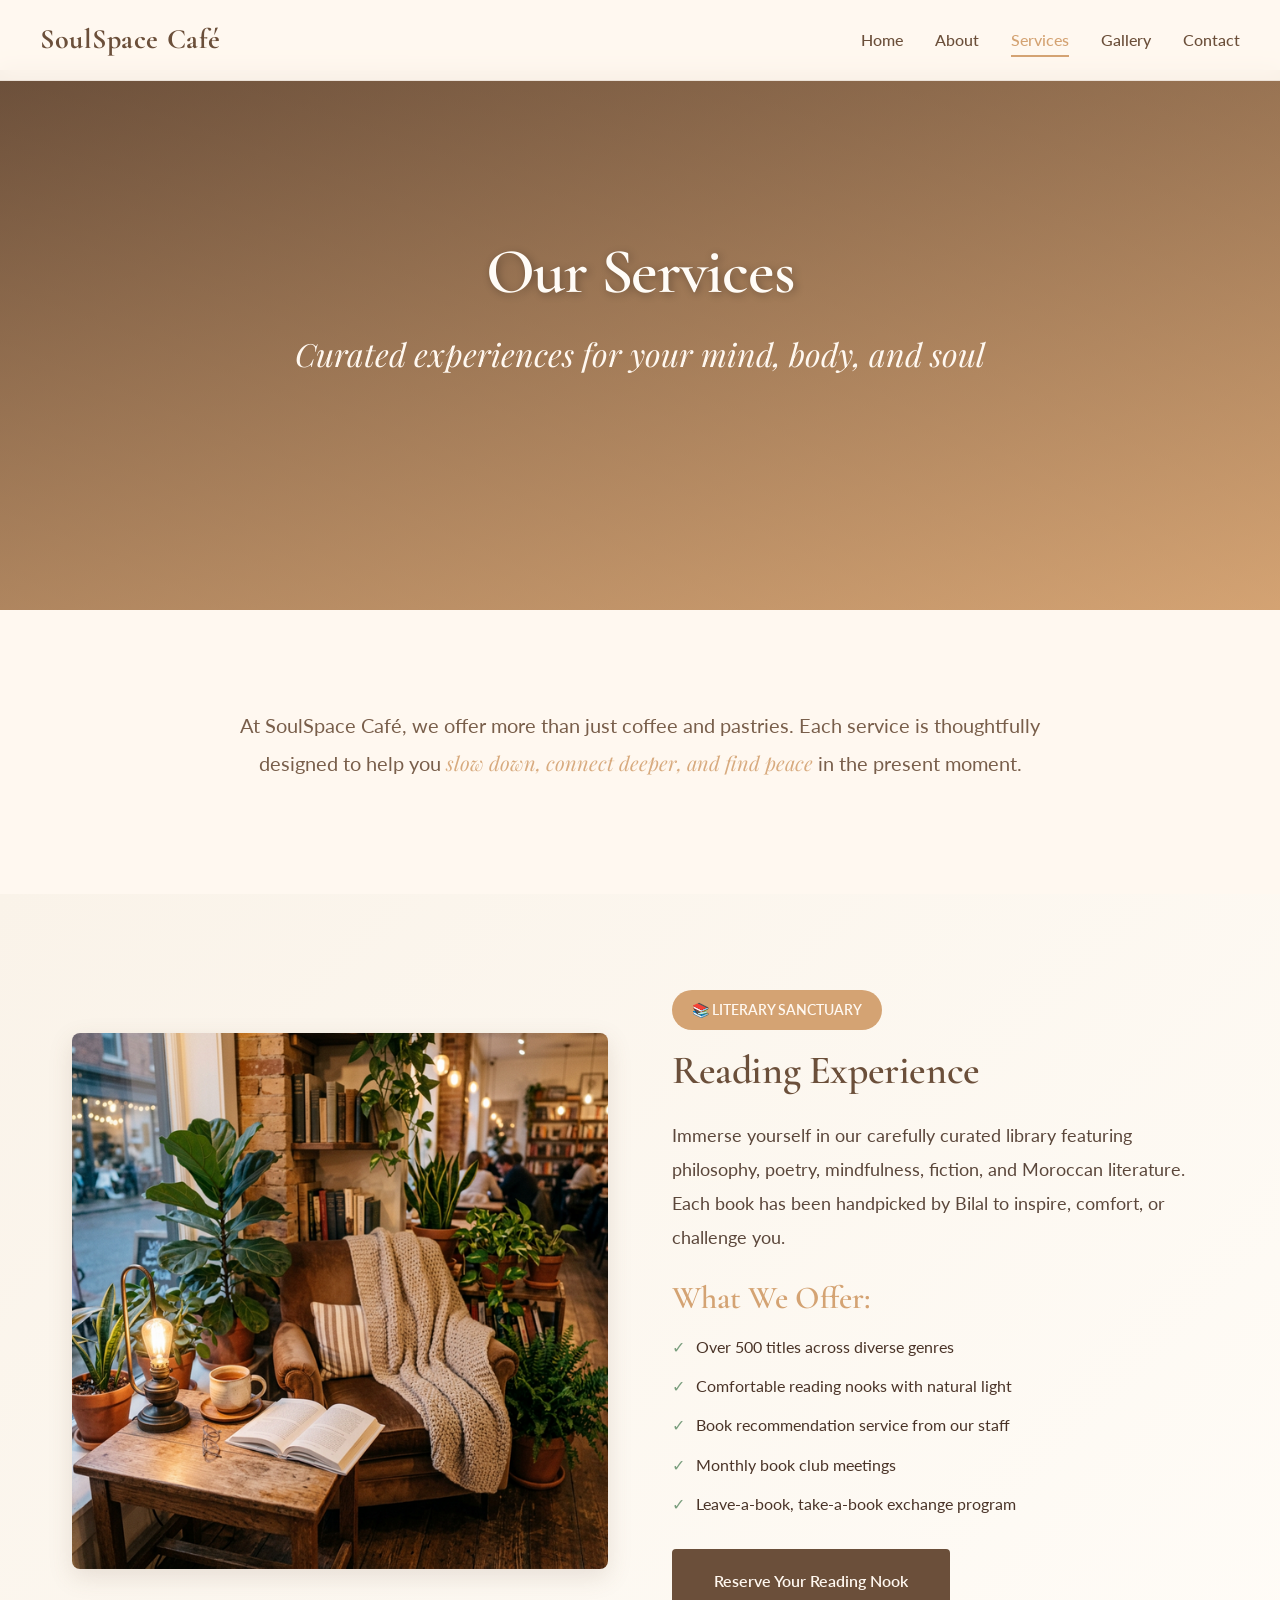
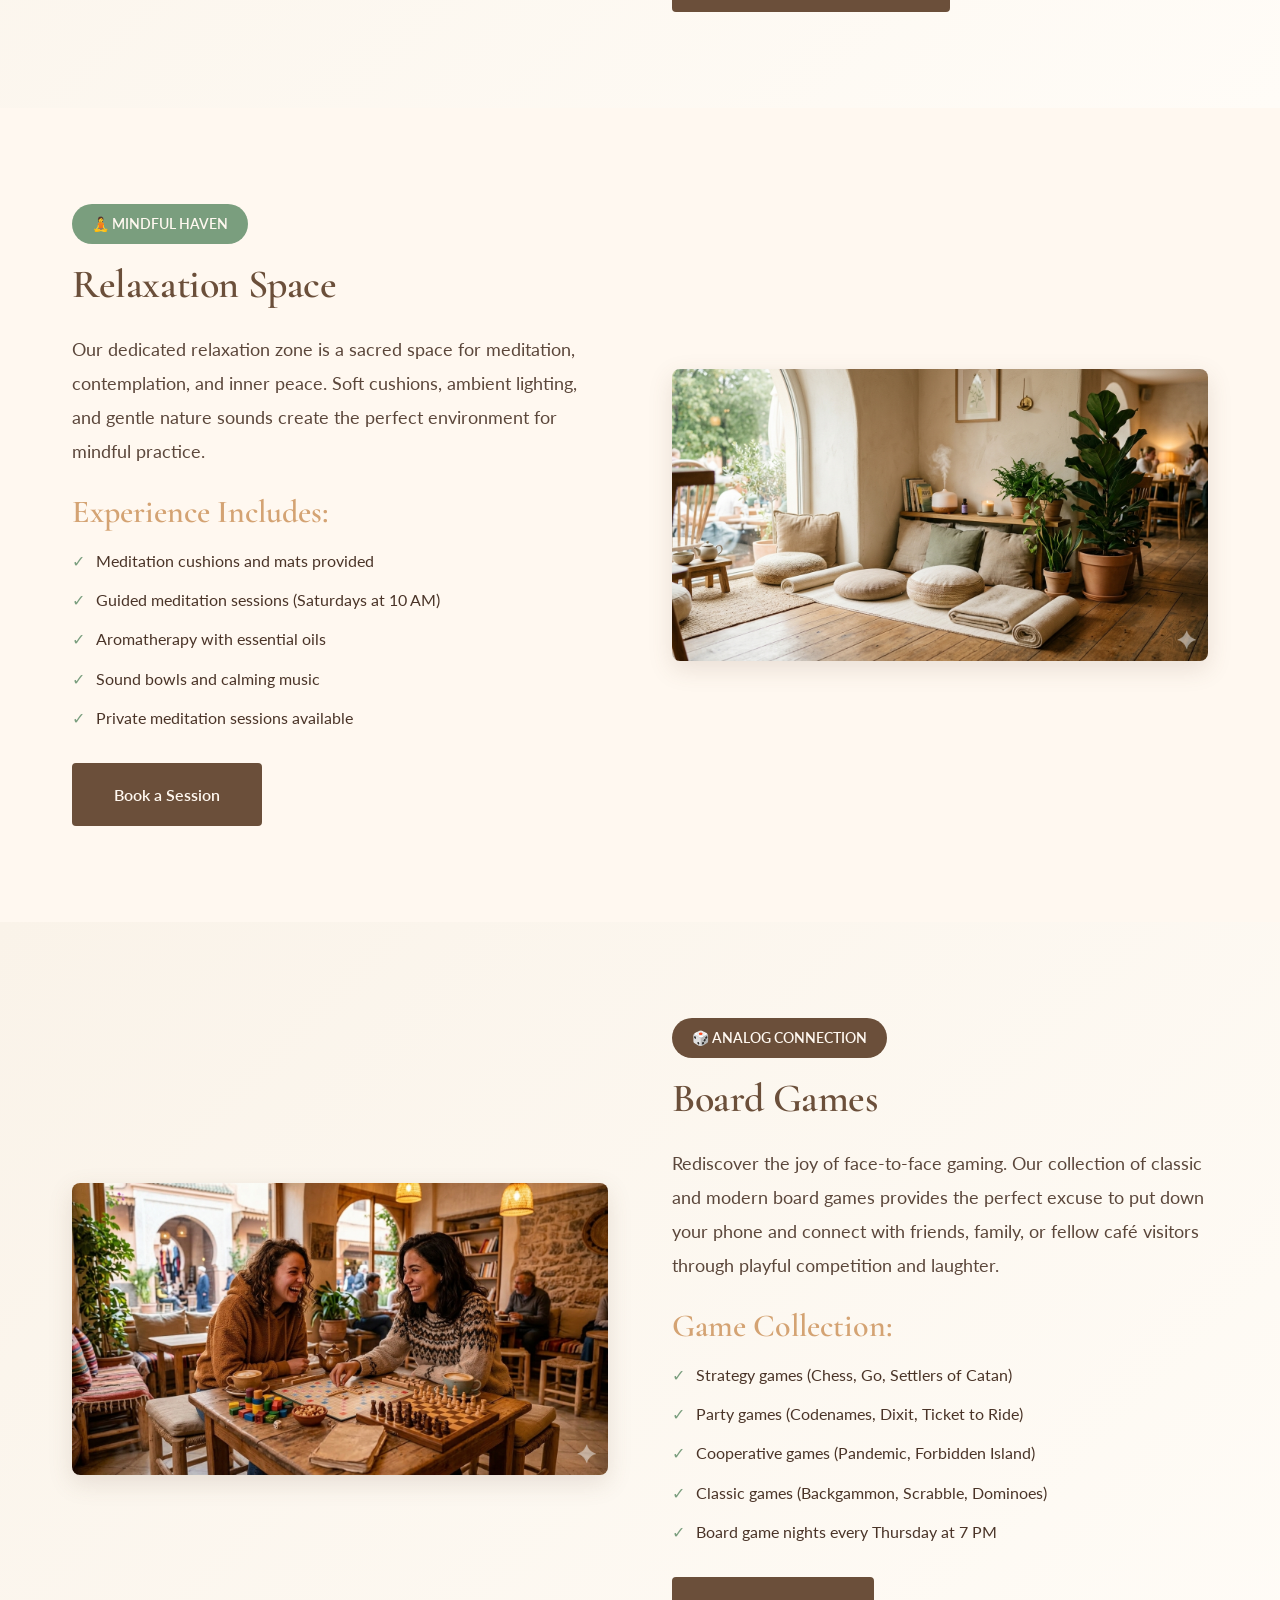
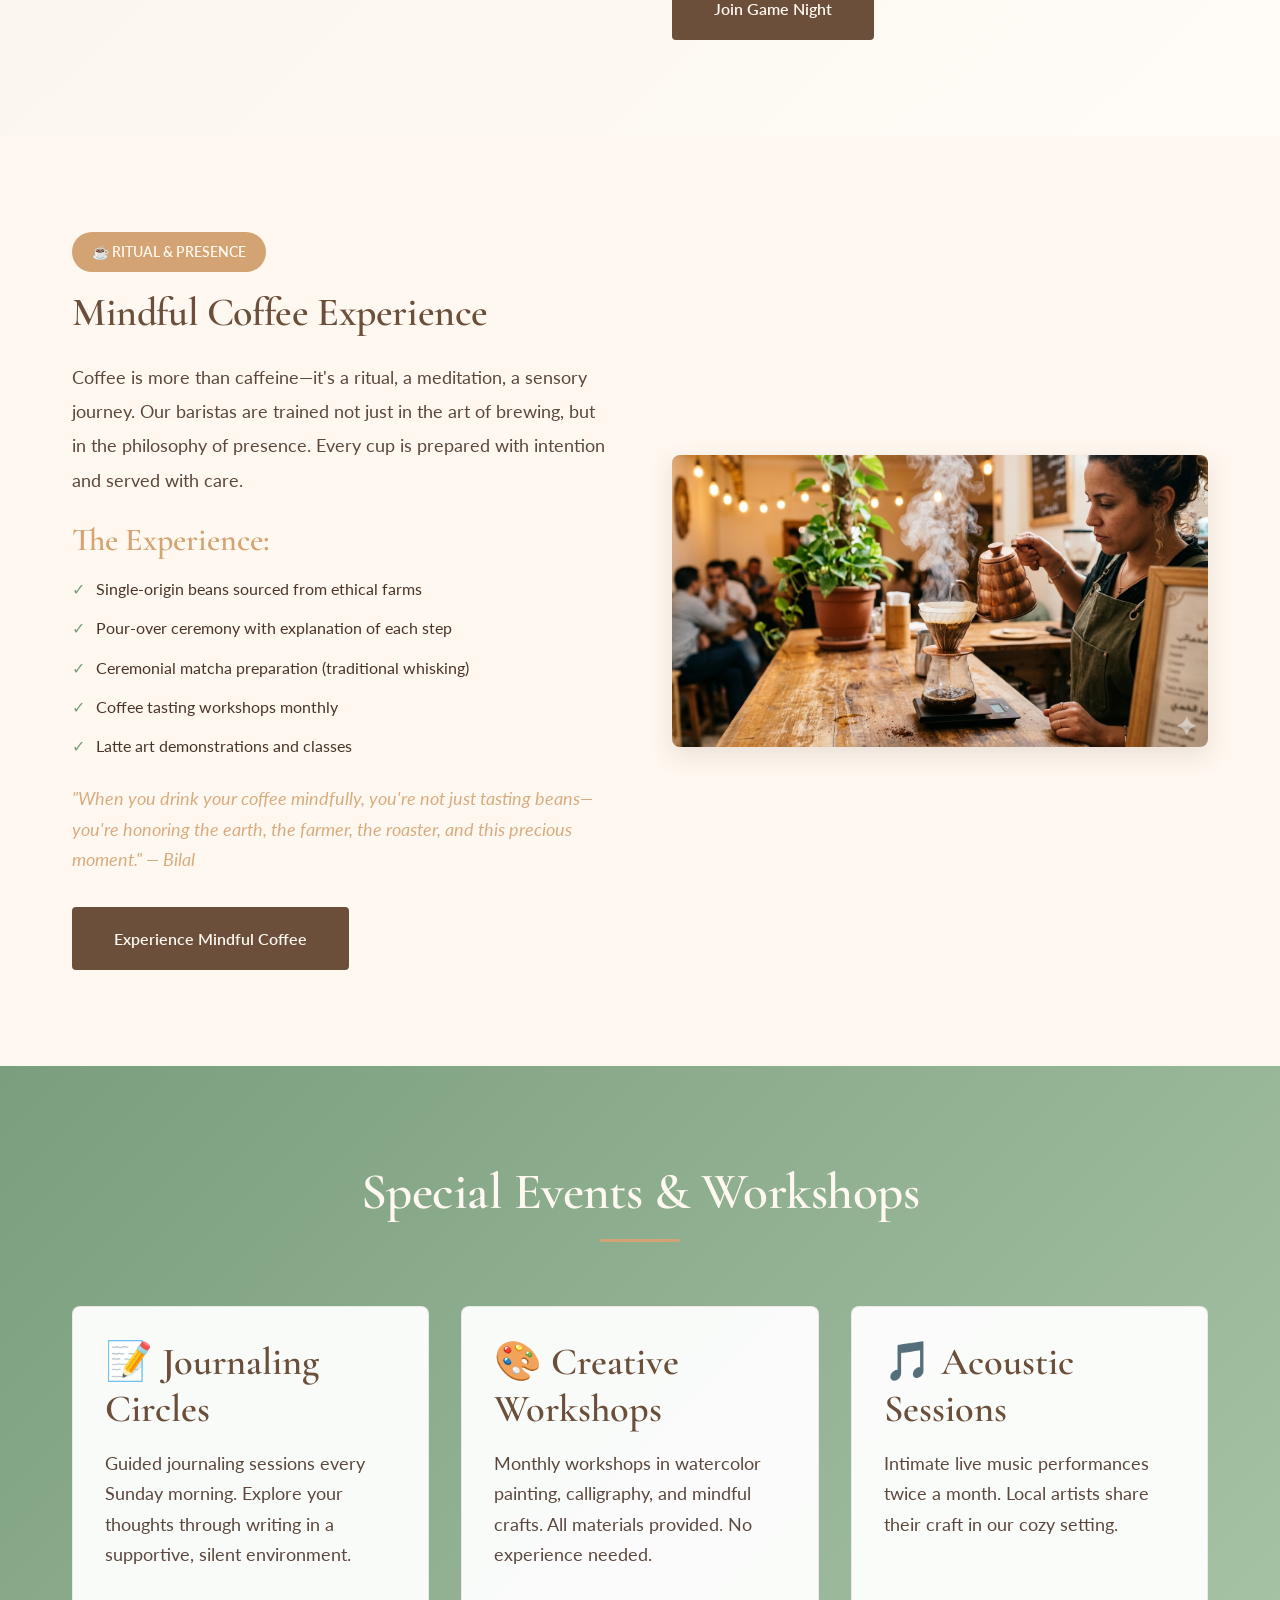
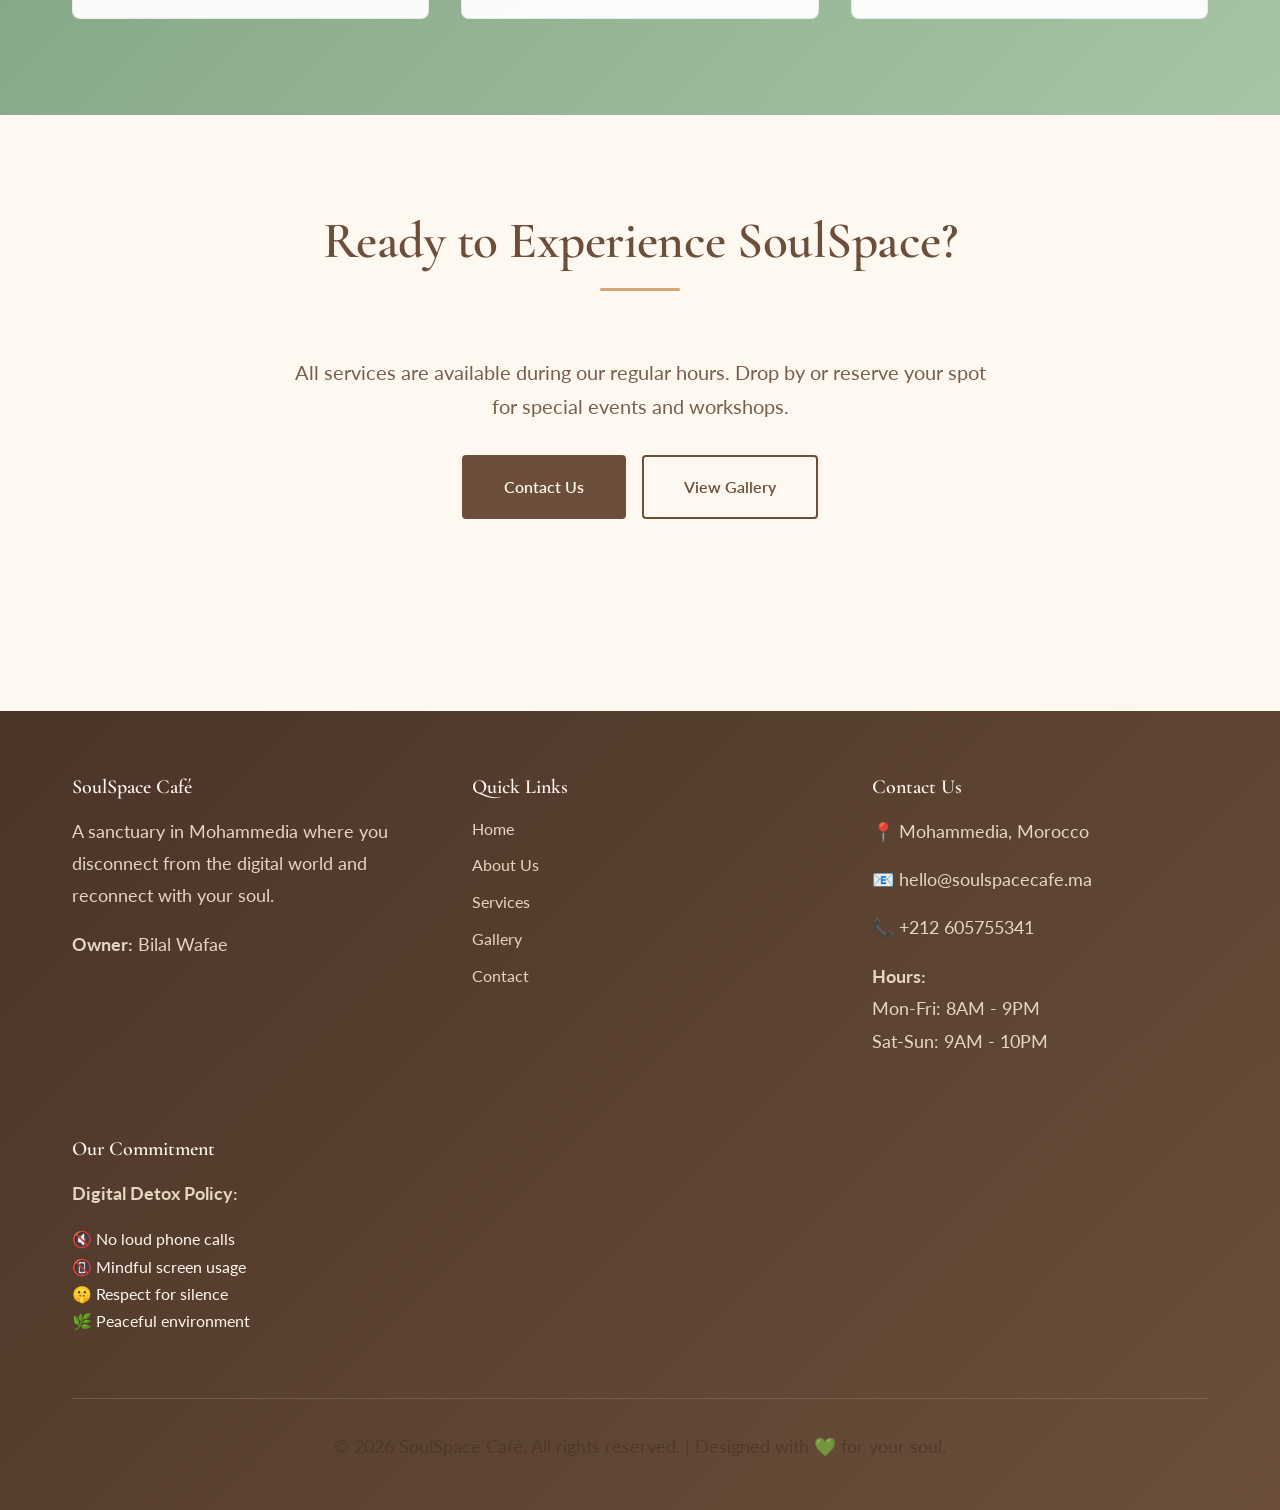
<file: services.html>
<!DOCTYPE html>
<html lang="en">

<head>
  <!-- Meta Tags -->
  <meta charset="UTF-8">
  <meta name="viewport" content="width=device-width, initial-scale=1.0">
  <meta http-equiv="X-UA-Compatible" content="IE=edge">

  <!-- SEO Meta Tags -->
  <title>Services - SoulSpace Café | Experiences We Offer</title>
  <meta name="description"
    content="Explore our unique services: Reading Experience, Relaxation Space, Board Games, and Mindful Coffee. Each designed for your well-being.">
  <meta name="keywords" content="café services, reading space, relaxation, board games, mindful coffee, Mohammedia">

  <!-- Open Graph Meta Tags -->
  <meta property="og:title" content="Services at SoulSpace Café">
  <meta property="og:description" content="Discover unique experiences designed to nurture your soul and mind.">
  <meta property="og:type" content="website">

  <!-- Favicon -->
  <link rel="icon" type="image/png" href="favicon.png">

  <!-- Google Fonts -->
  <link rel="preconnect" href="https://fonts.googleapis.com">
  <link rel="preconnect" href="https://fonts.gstatic.com" crossorigin>
  <link
    href="https://fonts.googleapis.com/css2?family=Cormorant+Garamond:wght@400;600;700&family=Lato:wght@300;400;700&family=Playfair+Display:ital,wght@0,400;1,400&display=swap"
    rel="stylesheet">

  <!-- Stylesheet -->
  <link rel="stylesheet" href="styles.css">
</head>

<body>
  <!-- Navigation Bar -->
  <nav class="navbar" id="navbar">
    <div class="nav-container">
      <a href="index.html" class="logo">SoulSpace Café</a>

      <!-- Mobile Menu Toggle -->
      <button class="menu-toggle" id="menuToggle" aria-label="Toggle navigation menu">
        <span></span>
        <span></span>
        <span></span>
      </button>

      <!-- Navigation Links -->
      <ul class="nav-links" id="navLinks">
        <li><a href="index.html">Home</a></li>
        <li><a href="about.html">About</a></li>
        <li><a href="services.html" class="active">Services</a></li>
        <li><a href="gallery.html">Gallery</a></li>
        <li><a href="contact.html">Contact</a></li>
      </ul>
    </div>
  </nav>

  <!-- Page Header -->
  <section class="hero"
    style="height: 60vh; background: linear-gradient(135deg, var(--brown) 0%, var(--terracotta) 100%);">
    <div class="hero-overlay"
      style="background: linear-gradient(to bottom, rgba(107, 79, 58, 0.4) 0%, rgba(212, 163, 115, 0.5) 100%);"></div>
    <div class="hero-content">
      <h1 class="hero-title" style="color: var(--warm-white); text-shadow: 2px 2px 8px rgba(0, 0, 0, 0.3);">Our Services
      </h1>
      <p class="hero-subtitle" style="color: var(--cream);">
        Curated experiences for your mind, body, and soul
      </p>
    </div>
  </section>

  <!-- Services Introduction -->
  <section class="section">
    <div class="container">
      <div style="max-width: 800px; margin: 0 auto; text-align: center;">
        <p style="font-size: 1.25rem; line-height: 1.9; color: var(--brown);">
          At SoulSpace Café, we offer more than just coffee and pastries. Each service is thoughtfully
          designed to help you <span class="accent-text">slow down, connect deeper, and find peace</span>
          in the present moment.
        </p>
      </div>
    </div>
  </section>

  <!-- Service 1: Reading Experience -->
  <section class="section" style="background: linear-gradient(135deg, var(--soft-beige) 0%, var(--warm-white) 100%);">
    <div class="container">
      <div class="grid grid-2" style="align-items: center; gap: 4rem;">
        <!-- Service Image with Picture element and srcset -->
        <div class="reveal">
          <!-- Reading Experience Image -->
          <img src="reading-experience-medium.jpg"
            alt="Cozy reading nook with comfortable seating and warm lighting"
            class="img-responsive img-rounded img-shadow" loading="lazy">
        </div>

        <!-- Service Description -->
        <div class="reveal" style="animation-delay: 0.2s;">
          <div
            style="display: inline-block; background: var(--terracotta); color: var(--cream); padding: 0.5rem 1.25rem; border-radius: 20px; font-size: 0.875rem; font-weight: 600; margin-bottom: 1rem;">
            📚 LITERARY SANCTUARY
          </div>
          <h2 style="color: var(--brown); margin-bottom: 1.5rem; font-size: 2.5rem;">Reading Experience</h2>
          <p style="font-size: 1.125rem; line-height: 1.9; margin-bottom: 1.5rem;">
            Immerse yourself in our carefully curated library featuring philosophy, poetry, mindfulness,
            fiction, and Moroccan literature. Each book has been handpicked by Bilal to inspire, comfort,
            or challenge you.
          </p>

          <h4 style="color: var(--terracotta); margin-bottom: 1rem;">What We Offer:</h4>
          <ul style="list-style: none; padding-left: 0;">
            <li style="margin-bottom: 0.75rem; padding-left: 1.5rem; position: relative;">
              <span style="position: absolute; left: 0; color: var(--green);">✓</span>
              Over 500 titles across diverse genres
            </li>
            <li style="margin-bottom: 0.75rem; padding-left: 1.5rem; position: relative;">
              <span style="position: absolute; left: 0; color: var(--green);">✓</span>
              Comfortable reading nooks with natural light
            </li>
            <li style="margin-bottom: 0.75rem; padding-left: 1.5rem; position: relative;">
              <span style="position: absolute; left: 0; color: var(--green);">✓</span>
              Book recommendation service from our staff
            </li>
            <li style="margin-bottom: 0.75rem; padding-left: 1.5rem; position: relative;">
              <span style="position: absolute; left: 0; color: var(--green);">✓</span>
              Monthly book club meetings
            </li>
            <li style="padding-left: 1.5rem; position: relative;">
              <span style="position: absolute; left: 0; color: var(--green);">✓</span>
              Leave-a-book, take-a-book exchange program
            </li>
          </ul>

          <div style="margin-top: 2rem;">
            <a href="contact.html" class="btn btn-primary">Reserve Your Reading Nook</a>
          </div>
        </div>
      </div>
    </div>
  </section>

  <!-- Service 2: Relaxation Space -->
  <section class="section">
    <div class="container">
      <div class="grid grid-2" style="align-items: center; gap: 4rem;">
        <!-- Service Description (Left side for visual variety) -->
        <div class="reveal">
          <div
            style="display: inline-block; background: var(--green); color: var(--cream); padding: 0.5rem 1.25rem; border-radius: 20px; font-size: 0.875rem; font-weight: 600; margin-bottom: 1rem;">
            🧘 MINDFUL HAVEN
          </div>
          <h2 style="color: var(--brown); margin-bottom: 1.5rem; font-size: 2.5rem;">Relaxation Space</h2>
          <p style="font-size: 1.125rem; line-height: 1.9; margin-bottom: 1.5rem;">
            Our dedicated relaxation zone is a sacred space for meditation, contemplation, and inner peace.
            Soft cushions, ambient lighting, and gentle nature sounds create the perfect environment for
            mindful practice.
          </p>

          <h4 style="color: var(--terracotta); margin-bottom: 1rem;">Experience Includes:</h4>
          <ul style="list-style: none; padding-left: 0;">
            <li style="margin-bottom: 0.75rem; padding-left: 1.5rem; position: relative;">
              <span style="position: absolute; left: 0; color: var(--green);">✓</span>
              Meditation cushions and mats provided
            </li>
            <li style="margin-bottom: 0.75rem; padding-left: 1.5rem; position: relative;">
              <span style="position: absolute; left: 0; color: var(--green);">✓</span>
              Guided meditation sessions (Saturdays at 10 AM)
            </li>
            <li style="margin-bottom: 0.75rem; padding-left: 1.5rem; position: relative;">
              <span style="position: absolute; left: 0; color: var(--green);">✓</span>
              Aromatherapy with essential oils
            </li>
            <li style="margin-bottom: 0.75rem; padding-left: 1.5rem; position: relative;">
              <span style="position: absolute; left: 0; color: var(--green);">✓</span>
              Sound bowls and calming music
            </li>
            <li style="padding-left: 1.5rem; position: relative;">
              <span style="position: absolute; left: 0; color: var(--green);">✓</span>
              Private meditation sessions available
            </li>
          </ul>

          <div style="margin-top: 2rem;">
            <a href="contact.html" class="btn btn-primary">Book a Session</a>
          </div>
        </div>

        <!-- Service Image with Picture element and srcset -->
        <div class="reveal" style="animation-delay: 0.2s;">
          <!-- Relaxation Space Image -->
          <img src="relaxation-space-medium.jpg"
            alt="Peaceful meditation space with cushions and natural elements"
            class="img-responsive img-rounded img-shadow" loading="lazy">
        </div>
      </div>
    </div>
  </section>

  <!-- Service 3: Board Games -->
  <section class="section" style="background: linear-gradient(135deg, var(--soft-beige) 0%, var(--warm-white) 100%);">
    <div class="container">
      <div class="grid grid-2" style="align-items: center; gap: 4rem;">
        <!-- Service Image with Picture element and srcset -->
        <div class="reveal">
          <!-- Board Games Image -->
          <img src="board-games-medium.jpg" alt="Friends enjoying board games together in a cozy setting"
            class="img-responsive img-rounded img-shadow" loading="lazy">
        </div>

        <!-- Service Description -->
        <div class="reveal" style="animation-delay: 0.2s;">
          <div
            style="display: inline-block; background: var(--brown); color: var(--cream); padding: 0.5rem 1.25rem; border-radius: 20px; font-size: 0.875rem; font-weight: 600; margin-bottom: 1rem;">
            🎲 ANALOG CONNECTION
          </div>
          <h2 style="color: var(--brown); margin-bottom: 1.5rem; font-size: 2.5rem;">Board Games</h2>
          <p style="font-size: 1.125rem; line-height: 1.9; margin-bottom: 1.5rem;">
            Rediscover the joy of face-to-face gaming. Our collection of classic and modern board games
            provides the perfect excuse to put down your phone and connect with friends, family, or fellow
            café visitors through playful competition and laughter.
          </p>

          <h4 style="color: var(--terracotta); margin-bottom: 1rem;">Game Collection:</h4>
          <ul style="list-style: none; padding-left: 0;">
            <li style="margin-bottom: 0.75rem; padding-left: 1.5rem; position: relative;">
              <span style="position: absolute; left: 0; color: var(--green);">✓</span>
              Strategy games (Chess, Go, Settlers of Catan)
            </li>
            <li style="margin-bottom: 0.75rem; padding-left: 1.5rem; position: relative;">
              <span style="position: absolute; left: 0; color: var(--green);">✓</span>
              Party games (Codenames, Dixit, Ticket to Ride)
            </li>
            <li style="margin-bottom: 0.75rem; padding-left: 1.5rem; position: relative;">
              <span style="position: absolute; left: 0; color: var(--green);">✓</span>
              Cooperative games (Pandemic, Forbidden Island)
            </li>
            <li style="margin-bottom: 0.75rem; padding-left: 1.5rem; position: relative;">
              <span style="position: absolute; left: 0; color: var(--green);">✓</span>
              Classic games (Backgammon, Scrabble, Dominoes)
            </li>
            <li style="padding-left: 1.5rem; position: relative;">
              <span style="position: absolute; left: 0; color: var(--green);">✓</span>
              Board game nights every Thursday at 7 PM
            </li>
          </ul>

          <div style="margin-top: 2rem;">
            <a href="contact.html" class="btn btn-primary">Join Game Night</a>
          </div>
        </div>
      </div>
    </div>
  </section>

  <!-- Service 4: Mindful Coffee Experience -->
  <section class="section">
    <div class="container">
      <div class="grid grid-2" style="align-items: center; gap: 4rem;">
        <!-- Service Description -->
        <div class="reveal">
          <div
            style="display: inline-block; background: var(--terracotta); color: var(--cream); padding: 0.5rem 1.25rem; border-radius: 20px; font-size: 0.875rem; font-weight: 600; margin-bottom: 1rem;">
            ☕ RITUAL & PRESENCE
          </div>
          <h2 style="color: var(--brown); margin-bottom: 1.5rem; font-size: 2.5rem;">Mindful Coffee Experience</h2>
          <p style="font-size: 1.125rem; line-height: 1.9; margin-bottom: 1.5rem;">
            Coffee is more than caffeine—it's a ritual, a meditation, a sensory journey. Our baristas
            are trained not just in the art of brewing, but in the philosophy of presence. Every cup
            is prepared with intention and served with care.
          </p>

          <h4 style="color: var(--terracotta); margin-bottom: 1rem;">The Experience:</h4>
          <ul style="list-style: none; padding-left: 0;">
            <li style="margin-bottom: 0.75rem; padding-left: 1.5rem; position: relative;">
              <span style="position: absolute; left: 0; color: var(--green);">✓</span>
              Single-origin beans sourced from ethical farms
            </li>
            <li style="margin-bottom: 0.75rem; padding-left: 1.5rem; position: relative;">
              <span style="position: absolute; left: 0; color: var(--green);">✓</span>
              Pour-over ceremony with explanation of each step
            </li>
            <li style="margin-bottom: 0.75rem; padding-left: 1.5rem; position: relative;">
              <span style="position: absolute; left: 0; color: var(--green);">✓</span>
              Ceremonial matcha preparation (traditional whisking)
            </li>
            <li style="margin-bottom: 0.75rem; padding-left: 1.5rem; position: relative;">
              <span style="position: absolute; left: 0; color: var(--green);">✓</span>
              Coffee tasting workshops monthly
            </li>
            <li style="padding-left: 1.5rem; position: relative;">
              <span style="position: absolute; left: 0; color: var(--green);">✓</span>
              Latte art demonstrations and classes
            </li>
          </ul>

          <p style="margin-top: 1.5rem; font-style: italic; color: var(--terracotta);">
            "When you drink your coffee mindfully, you're not just tasting beans—you're honoring the earth,
            the farmer, the roaster, and this precious moment." — Bilal
          </p>

          <div style="margin-top: 2rem;">
            <a href="contact.html" class="btn btn-primary">Experience Mindful Coffee</a>
          </div>
        </div>

        <!-- Service Image with Picture element and srcset -->
        <div class="reveal" style="animation-delay: 0.2s;">
          <!-- Mindful Coffee Image -->
          <img src="mindful-coffee-medium.jpg" alt="Barista carefully preparing pour-over coffee"
            class="img-responsive img-rounded img-shadow" loading="lazy">
        </div>
      </div>
    </div>
  </section>

  <!-- Additional Services Section -->
  <section class="section" style="background: linear-gradient(135deg, var(--green) 0%, var(--light-green) 100%);">
    <div class="container">
      <h2 class="section-title" style="color: var(--cream);">Special Events & Workshops</h2>

      <div class="grid grid-3" style="margin-top: 2rem;">
        <div class="card" style="background: rgba(255, 255, 255, 0.95);">
          <h3 style="color: var(--brown); margin-bottom: 1rem;">📝 Journaling Circles</h3>
          <p style="color: var(--dark-brown);">
            Guided journaling sessions every Sunday morning. Explore your thoughts through writing in a
            supportive, silent environment.
          </p>
        </div>

        <div class="card" style="background: rgba(255, 255, 255, 0.95);">
          <h3 style="color: var(--brown); margin-bottom: 1rem;">🎨 Creative Workshops</h3>
          <p style="color: var(--dark-brown);">
            Monthly workshops in watercolor painting, calligraphy, and mindful crafts. All materials
            provided. No experience needed.
          </p>
        </div>

        <div class="card" style="background: rgba(255, 255, 255, 0.95);">
          <h3 style="color: var(--brown); margin-bottom: 1rem;">🎵 Acoustic Sessions</h3>
          <p style="color: var(--dark-brown);">
            Intimate live music performances twice a month. Local artists share their craft in our
            cozy setting.
          </p>
        </div>
      </div>
    </div>
  </section>

  <!-- Call to Action -->
  <section class="section">
    <div class="container" style="text-align: center;">
      <h2 class="section-title">Ready to Experience SoulSpace?</h2>
      <p style="font-size: 1.25rem; max-width: 700px; margin: 0 auto 2rem; color: var(--brown);">
        All services are available during our regular hours. Drop by or reserve your spot for special
        events and workshops.
      </p>
      <div style="display: flex; gap: 1rem; justify-content: center; flex-wrap: wrap;">
        <a href="contact.html" class="btn btn-primary">Contact Us</a>
        <a href="gallery.html" class="btn btn-secondary">View Gallery</a>
      </div>
    </div>
  </section>

  <!-- Footer -->
  <footer class="footer">
    <div class="container">
      <div class="footer-content">
        <!-- About Section -->
        <div class="footer-section">
          <h3>SoulSpace Café</h3>
          <p>
            A sanctuary in Mohammedia where you disconnect from the digital world
            and reconnect with your soul.
          </p>
          <p style="margin-top: 1rem;">
            <strong>Owner:</strong> Bilal Wafae
          </p>
        </div>

        <!-- Quick Links -->
        <div class="footer-section">
          <h3>Quick Links</h3>
          <ul class="footer-links">
            <li><a href="index.html">Home</a></li>
            <li><a href="about.html">About Us</a></li>
            <li><a href="services.html">Services</a></li>
            <li><a href="gallery.html">Gallery</a></li>
            <li><a href="contact.html">Contact</a></li>
          </ul>
        </div>

        <!-- Contact Info -->
        <div class="footer-section">
          <h3>Contact Us</h3>
          <p>📍 Mohammedia, Morocco</p>
          <p>📧 hello@soulspacecafe.ma</p>
          <p>📞 +212 605755341</p>
          <p style="margin-top: 1rem;">
            <strong>Hours:</strong><br>
            Mon-Fri: 8AM - 9PM<br>
            Sat-Sun: 9AM - 10PM
          </p>
        </div>

        <!-- Digital Detox Policy -->
        <div class="footer-section">
          <h3>Our Commitment</h3>
          <p><strong>Digital Detox Policy:</strong></p>
          <ul style="list-style: none; margin-top: 0.5rem;">
            <li>🔇 No loud phone calls</li>
            <li>📵 Mindful screen usage</li>
            <li>🤫 Respect for silence</li>
            <li>🌿 Peaceful environment</li>
          </ul>
        </div>
      </div>

      <div class="footer-bottom">
        <p>&copy; 2026 SoulSpace Café. All rights reserved. | Designed with 💚 for your soul.</p>
      </div>
    </div>
  </footer>

  <!-- JavaScript -->
  <script>
    // Mobile Menu Toggle
    const menuToggle = document.getElementById('menuToggle');
    const navLinks = document.getElementById('navLinks');

    menuToggle.addEventListener('click', () => {
      navLinks.classList.toggle('active');
    });

    // Navbar scroll effect
    const navbar = document.getElementById('navbar');
    window.addEventListener('scroll', () => {
      if (window.scrollY > 50) {
        navbar.classList.add('scrolled');
      } else {
        navbar.classList.remove('scrolled');
      }
    });

    // Scroll reveal animation
    const revealElements = document.querySelectorAll('.reveal');

    const revealOnScroll = () => {
      const windowHeight = window.innerHeight;

      revealElements.forEach(element => {
        const elementTop = element.getBoundingClientRect().top;
        const revealPoint = 100;

        if (elementTop < windowHeight - revealPoint) {
          element.classList.add('active');
        }
      });
    };

    window.addEventListener('scroll', revealOnScroll);
    revealOnScroll(); // Initial check on page load
  </script>
</body>

</html>
</file>
<file: styles.css>
/* =====================================================
   SoulSpace Café - Main Stylesheet
   A warm, calm, and emotionally resonant design system
   ===================================================== */

/* =====================================================
   CSS Variables - Design System
   ===================================================== */
:root {
  /* Color Palette - Warm & Natural */
  --beige: #F5E6D3;
  --brown: #6B4F3A;
  --green: #7A9E7E;
  --cream: #FFF8F0;
  --terracotta: #D4A373;
  
  /* Extended Palette */
  --dark-brown: #4A3428;
  --light-green: #A8C4A6;
  --soft-beige: #FAF3E9;
  --warm-white: #FFFCF7;
  
  /* Typography Scale */
  --font-display: 'Cormorant Garamond', serif;
  --font-body: 'Lato', sans-serif;
  --font-accent: 'Playfair Display', serif;
  
  /* Spacing System */
  --space-xs: 0.5rem;
  --space-sm: 1rem;
  --space-md: 2rem;
  --space-lg: 4rem;
  --space-xl: 6rem;
  
  /* Layout */
  --container-width: 1200px;
  --border-radius: 4px;
  --transition: all 0.4s cubic-bezier(0.4, 0, 0.2, 1);
}

/* =====================================================
   Reset & Base Styles
   ===================================================== */
* {
  margin: 0;
  padding: 0;
  box-sizing: border-box;
}

html {
  scroll-behavior: smooth;
  font-size: 16px;
}

body {
  font-family: var(--font-body);
  background-color: var(--cream);
  color: var(--dark-brown);
  line-height: 1.7;
  overflow-x: hidden;
  /* Push content below the fixed navbar (height ~70px) */
  padding-top: 70px;
}

/* =====================================================
   Typography System
   ===================================================== */
h1, h2, h3, h4, h5, h6 {
  font-family: var(--font-display);
  font-weight: 600;
  line-height: 1.2;
  color: var(--brown);
  margin-bottom: var(--space-sm);
}

h1 {
  font-size: clamp(2.5rem, 5vw, 4.5rem);
  letter-spacing: -0.02em;
}

h2 {
  font-size: clamp(2rem, 4vw, 3.5rem);
  letter-spacing: -0.01em;
}

h3 {
  font-size: clamp(1.5rem, 3vw, 2.5rem);
}

h4 {
  font-size: clamp(1.25rem, 2.5vw, 2rem);
}

p {
  margin-bottom: var(--space-sm);
  font-size: clamp(1rem, 1.5vw, 1.125rem);
  color: var(--dark-brown);
  opacity: 0.9;
}

.accent-text {
  font-family: var(--font-accent);
  font-style: italic;
  color: var(--terracotta);
}

/* =====================================================
   Navigation Bar
   ===================================================== */
.navbar {
  position: fixed;
  top: 0;
  left: 0;
  width: 100%;
  background: rgba(255, 248, 240, 0.95);
  backdrop-filter: blur(10px);
  padding: var(--space-sm) var(--space-md);
  z-index: 1000;
  border-bottom: 1px solid rgba(107, 79, 58, 0.1);
  transition: var(--transition);
}

.navbar.scrolled {
  box-shadow: 0 4px 20px rgba(107, 79, 58, 0.08);
}

.nav-container {
  max-width: var(--container-width);
  margin: 0 auto;
  display: flex;
  justify-content: space-between;
  align-items: center;
}

.logo {
  font-family: var(--font-display);
  font-size: 1.75rem;
  color: var(--brown);
  text-decoration: none;
  font-weight: 700;
  letter-spacing: 0.02em;
  transition: var(--transition);
}

.logo:hover {
  color: var(--terracotta);
}

.nav-links {
  display: flex;
  gap: var(--space-md);
  list-style: none;
}

.nav-links a {
  color: var(--brown);
  text-decoration: none;
  font-weight: 500;
  font-size: 1rem;
  position: relative;
  padding: 0.5rem 0;
  transition: var(--transition);
}

.nav-links a::after {
  content: '';
  position: absolute;
  bottom: 0;
  left: 0;
  width: 0;
  height: 2px;
  background: var(--terracotta);
  transition: width 0.3s ease;
}

.nav-links a:hover::after,
.nav-links a.active::after {
  width: 100%;
}

.nav-links a:hover,
.nav-links a.active {
  color: var(--terracotta);
}

/* Mobile Menu Toggle */
.menu-toggle {
  display: none;
  flex-direction: column;
  gap: 5px;
  background: none;
  border: none;
  cursor: pointer;
  padding: 0.5rem;
}

.menu-toggle span {
  width: 25px;
  height: 2px;
  background: var(--brown);
  transition: var(--transition);
}

/* =====================================================
   Hero Section
   ===================================================== */
.hero {
  position: relative;
  height: 100vh;
  display: flex;
  align-items: center;
  justify-content: center;
  overflow: hidden;
  background: linear-gradient(135deg, var(--beige) 0%, var(--cream) 100%);
}

.hero-background {
  position: absolute;
  top: 0;
  left: 0;
  width: 100%;
  height: 100%;
  object-fit: cover;
  opacity: 0.3;
  filter: grayscale(20%);
}

.hero-video {
  position: absolute;
  top: 0;
  left: 0;
  width: 100%;
  height: 100%;
  object-fit: cover;
  opacity: 0.4;
}

.hero-overlay {
  position: absolute;
  top: 0;
  left: 0;
  width: 100%;
  height: 100%;
  background: linear-gradient(
    to bottom,
    rgba(255, 248, 240, 0.7) 0%,
    rgba(245, 230, 211, 0.8) 100%
  );
}

.hero-content {
  position: relative;
  z-index: 2;
  text-align: center;
  max-width: 900px;
  padding: var(--space-md);
  animation: fadeInUp 1.2s ease-out;
}

.hero-title {
  color: var(--brown);
  margin-bottom: var(--space-sm);
  text-shadow: 2px 2px 4px rgba(255, 255, 255, 0.3);
}

.hero-subtitle {
  font-size: clamp(1.25rem, 2.5vw, 2rem);
  color: var(--terracotta);
  font-family: var(--font-accent);
  font-style: italic;
  margin-bottom: var(--space-lg);
  opacity: 0;
  animation: fadeInUp 1.2s ease-out 0.3s forwards;
}

.hero-buttons {
  display: flex;
  gap: var(--space-sm);
  justify-content: center;
  flex-wrap: wrap;
  opacity: 0;
  animation: fadeInUp 1.2s ease-out 0.6s forwards;
}

/* =====================================================
   Buttons
   ===================================================== */
.btn {
  display: inline-block;
  padding: 1rem 2.5rem;
  text-decoration: none;
  border-radius: var(--border-radius);
  font-weight: 600;
  font-size: 1rem;
  transition: var(--transition);
  cursor: pointer;
  border: 2px solid transparent;
  font-family: var(--font-body);
}

.btn-primary {
  background: var(--brown);
  color: var(--cream);
  border-color: var(--brown);
}

.btn-primary:hover {
  background: var(--dark-brown);
  transform: translateY(-2px);
  box-shadow: 0 8px 20px rgba(107, 79, 58, 0.2);
}

.btn-secondary {
  background: transparent;
  color: var(--brown);
  border-color: var(--brown);
}

.btn-secondary:hover {
  background: var(--brown);
  color: var(--cream);
  transform: translateY(-2px);
}

/* =====================================================
   Container & Sections
   ===================================================== */
.container {
  max-width: var(--container-width);
  margin: 0 auto;
  padding: 0 var(--space-md);
}

.section {
  padding: var(--space-xl) 0;
  position: relative;
}

.section-title {
  text-align: center;
  margin-bottom: var(--space-lg);
  position: relative;
}

.section-title::after {
  content: '';
  display: block;
  width: 80px;
  height: 3px;
  background: var(--terracotta);
  margin: var(--space-sm) auto 0;
  border-radius: 2px;
}

.section-subtitle {
  text-align: center;
  max-width: 700px;
  margin: 0 auto var(--space-lg);
  font-size: 1.125rem;
  color: var(--brown);
  opacity: 0.8;
}

/* =====================================================
   Grid System
   ===================================================== */
.grid {
  display: grid;
  gap: var(--space-md);
}

.grid-2 {
  grid-template-columns: repeat(auto-fit, minmax(300px, 1fr));
}

.grid-3 {
  grid-template-columns: repeat(auto-fit, minmax(280px, 1fr));
}

.grid-4 {
  grid-template-columns: repeat(auto-fit, minmax(250px, 1fr));
}

/* =====================================================
   Cards
   ===================================================== */
.card {
  background: var(--warm-white);
  border-radius: 8px;
  padding: var(--space-md);
  transition: var(--transition);
  border: 1px solid rgba(107, 79, 58, 0.1);
  position: relative;
  overflow: hidden;
}

.card::before {
  content: '';
  position: absolute;
  top: 0;
  left: 0;
  width: 100%;
  height: 4px;
  background: linear-gradient(90deg, var(--terracotta), var(--green));
  transform: scaleX(0);
  transition: transform 0.3s ease;
}

.card:hover {
  transform: translateY(-5px);
  box-shadow: 0 12px 30px rgba(107, 79, 58, 0.12);
}

.card:hover::before {
  transform: scaleX(1);
}

.card-icon {
  font-size: 2.5rem;
  margin-bottom: var(--space-sm);
  color: var(--terracotta);
}

.card-title {
  font-size: 1.5rem;
  margin-bottom: var(--space-sm);
  color: var(--brown);
}

.card-text {
  color: var(--dark-brown);
  opacity: 0.85;
}

/* =====================================================
   Images
   ===================================================== */
.img-responsive {
  width: 100%;
  height: auto;
  display: block;
}

.img-rounded {
  border-radius: 8px;
}

.img-shadow {
  box-shadow: 0 8px 25px rgba(107, 79, 58, 0.15);
}

/* =====================================================
   Forms
   ===================================================== */
.form-group {
  margin-bottom: var(--space-md);
}

.form-label {
  display: block;
  margin-bottom: var(--space-xs);
  color: var(--brown);
  font-weight: 600;
  font-size: 0.95rem;
}

.form-input,
.form-textarea,
.form-select {
  width: 100%;
  padding: 0.875rem 1.25rem;
  border: 2px solid rgba(107, 79, 58, 0.2);
  border-radius: var(--border-radius);
  font-family: var(--font-body);
  font-size: 1rem;
  background: var(--warm-white);
  color: var(--dark-brown);
  transition: var(--transition);
}

.form-input:focus,
.form-textarea:focus,
.form-select:focus {
  outline: none;
  border-color: var(--terracotta);
  box-shadow: 0 0 0 3px rgba(212, 163, 115, 0.1);
}

.form-textarea {
  resize: vertical;
  min-height: 150px;
}

/* =====================================================
   Footer
   ===================================================== */
.footer {
  background: linear-gradient(135deg, var(--dark-brown) 0%, var(--brown) 100%);
  color: var(--cream);
  padding: var(--space-lg) 0 var(--space-md);
  margin-top: var(--space-xl);
}

.footer-content {
  display: grid;
  grid-template-columns: repeat(auto-fit, minmax(250px, 1fr));
  gap: var(--space-lg);
  margin-bottom: var(--space-lg);
}

.footer-section h3 {
  color: var(--cream);
  margin-bottom: var(--space-sm);
  font-size: 1.25rem;
}

.footer-section p,
.footer-section a {
  color: var(--beige);
  opacity: 0.9;
  text-decoration: none;
  line-height: 1.8;
  transition: var(--transition);
}

.footer-section a:hover {
  color: var(--terracotta);
  opacity: 1;
}

.footer-links {
  list-style: none;
}

.footer-links li {
  margin-bottom: var(--space-xs);
}

.footer-bottom {
  text-align: center;
  padding-top: var(--space-md);
  border-top: 1px solid rgba(245, 230, 211, 0.2);
  color: var(--beige);
  opacity: 0.8;
}

/* =====================================================
   Animations
   ===================================================== */
@keyframes fadeInUp {
  from {
    opacity: 0;
    transform: translateY(30px);
  }
  to {
    opacity: 1;
    transform: translateY(0);
  }
}

@keyframes fadeIn {
  from {
    opacity: 0;
  }
  to {
    opacity: 1;
  }
}

.fade-in {
  animation: fadeIn 0.8s ease-out;
}

.fade-in-up {
  animation: fadeInUp 1s ease-out;
}

/* Scroll reveal animations */
.reveal {
  opacity: 0;
  transform: translateY(30px);
  transition: all 0.8s ease-out;
}

.reveal.active {
  opacity: 1;
  transform: translateY(0);
}

/* =====================================================
   Utility Classes
   ===================================================== */
.text-center {
  text-align: center;
}

.text-left {
  text-align: left;
}

.text-right {
  text-align: right;
}

.mt-sm { margin-top: var(--space-sm); }
.mt-md { margin-top: var(--space-md); }
.mt-lg { margin-top: var(--space-lg); }

.mb-sm { margin-bottom: var(--space-sm); }
.mb-md { margin-bottom: var(--space-md); }
.mb-lg { margin-bottom: var(--space-lg); }

.pt-sm { padding-top: var(--space-sm); }
.pt-md { padding-top: var(--space-md); }
.pt-lg { padding-top: var(--space-lg); }

.pb-sm { padding-bottom: var(--space-sm); }
.pb-md { padding-bottom: var(--space-md); }
.pb-lg { padding-bottom: var(--space-lg); }

/* =====================================================
   Responsive Design - Tablet
   ===================================================== */
@media (max-width: 768px) {
  :root {
    --space-lg: 3rem;
    --space-xl: 4rem;
  }
  
  .nav-links {
    position: fixed;
    top: 70px;
    left: -100%;
    flex-direction: column;
    background: rgba(255, 248, 240, 0.98);
    backdrop-filter: blur(10px);
    width: 100%;
    padding: var(--space-md);
    gap: var(--space-sm);
    transition: left 0.3s ease;
    box-shadow: 0 8px 20px rgba(107, 79, 58, 0.1);
  }
  
  .nav-links.active {
    left: 0;
  }
  
  .menu-toggle {
    display: flex;
  }
  
  .hero {
    height: 80vh;
  }
  
  .hero-buttons {
    flex-direction: column;
    align-items: center;
  }
  
  .grid-2,
  .grid-3,
  .grid-4 {
    grid-template-columns: 1fr;
  }
}

/* =====================================================
   Responsive Design - Mobile
   ===================================================== */
@media (max-width: 480px) {
  :root {
    font-size: 14px;
  }
  
  .navbar {
    padding: var(--space-sm);
  }
  
  .btn {
    padding: 0.875rem 2rem;
    width: 100%;
    text-align: center;
  }
  
  .section {
    padding: var(--space-md) 0;
  }
}

/* =====================================================
   Print Styles
   ===================================================== */
@media print {
  .navbar,
  .footer,
  .hero-buttons,
  .btn {
    display: none;
  }
  
  body {
    background: white;
    color: black;
  }
}
</file>
